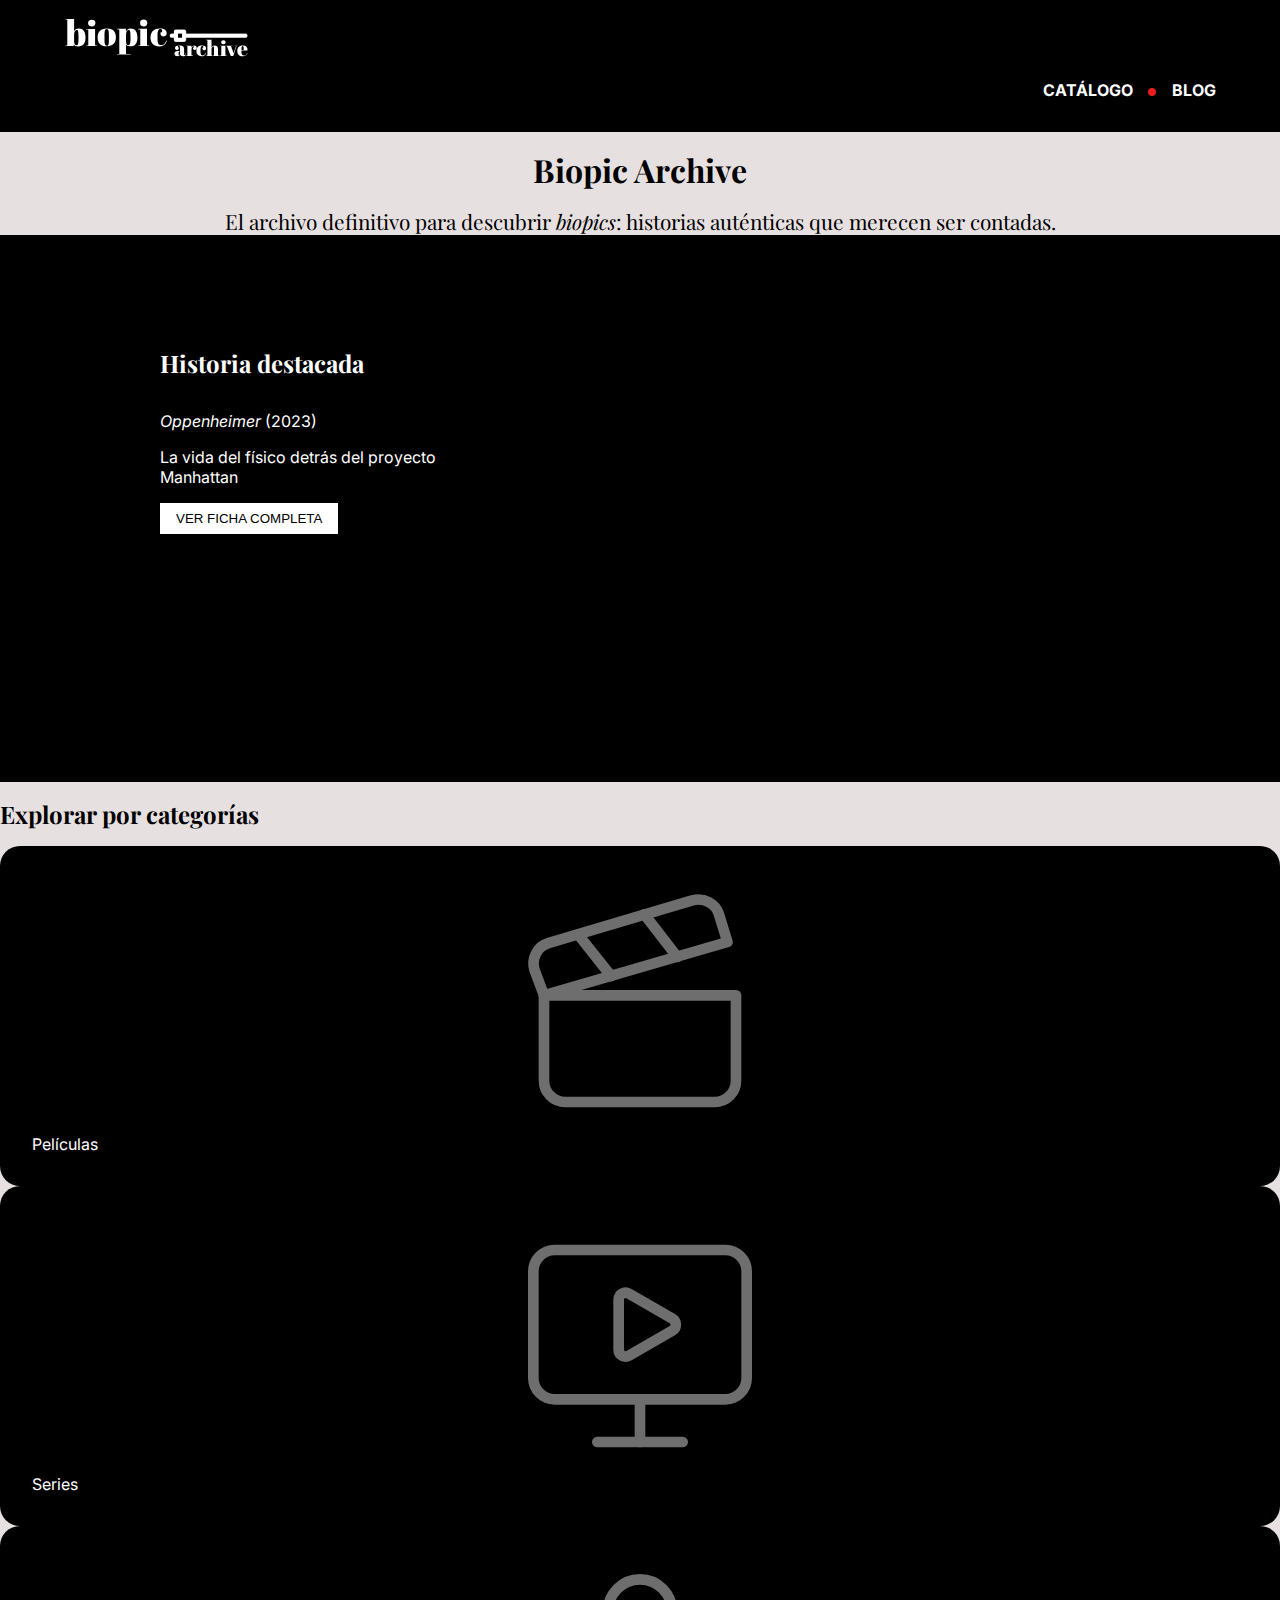
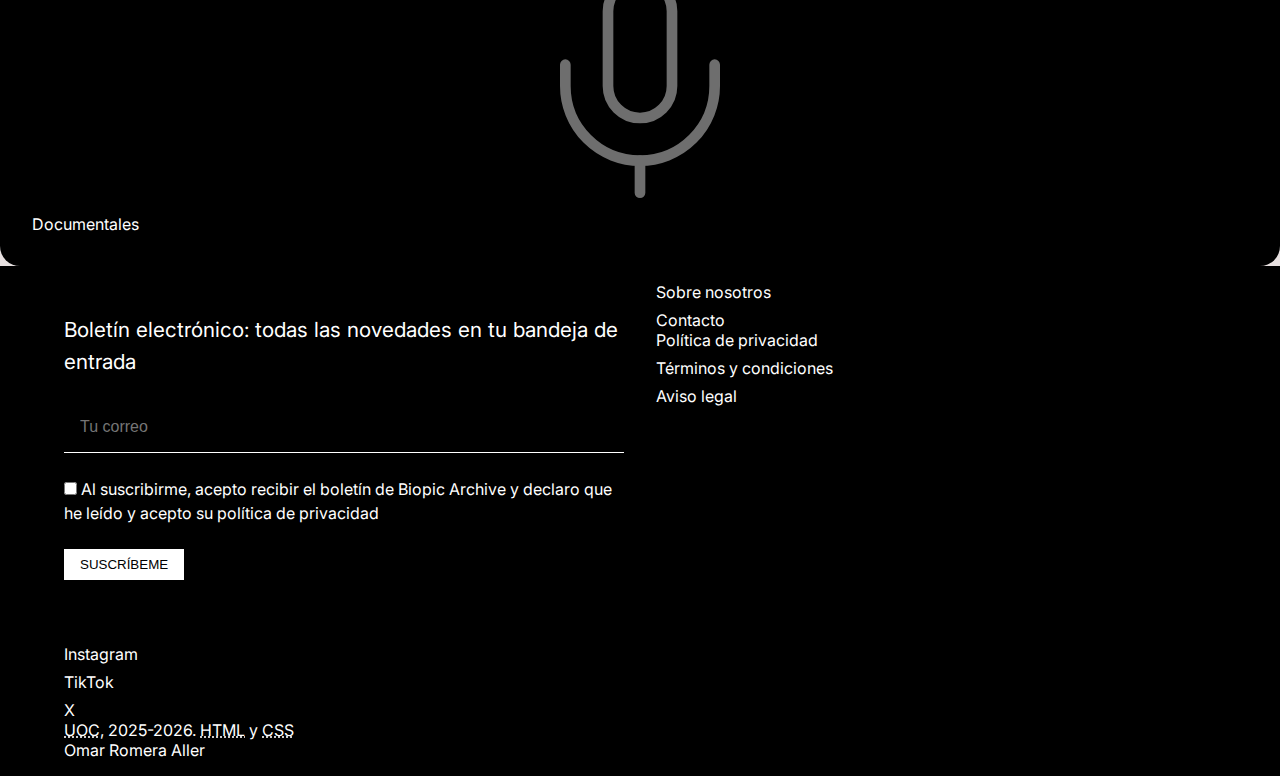
<file: sites copy/index.html>
<!DOCTYPE html>
<html lang="es-ES">

<head>
    <meta charset="UTF-8">
    <meta name="viewport" content="width=device-width, initial-scale=1.0">
    <meta name="author" content="Omar Romera Aller">
    <meta name="description" content="Archivo definitivo para descubrir biopics">
    <title>Biopic Archive</title>
    <link rel="shortcut icon" href="../img/favicon.png" type="image/x-icon">
    <link rel="stylesheet" href="../css/estilos.css">
    <!-- Fonts -->
    <link rel="preconnect" href="https://fonts.googleapis.com">
    <link rel="preconnect" href="https://fonts.gstatic.com" crossorigin>
    <link rel="stylesheet"
        href="https://fonts.googleapis.com/css2?family=Inter:ital,opsz,wght@0,14..32,100..900;1,14..32,100..900&family=Playfair+Display:ital,wght@0,400..900;1,400..900&display=swap">
</head>

<body>
    <header class="dark-block">
        <a class="logo" href="index.html">
            <img src="../img/logo-biopic-archive.svg" alt="Biopic Archive Logo">
        </a>
        <nav>
            <ul class="nav-menu">
                <li class="nav-option" id="first-option">
                    <a href="catalogo.html">Catálogo</a>
                </li>
                <li class="nav-option">
                    <a href="blog.html">Blog</a>
                </li>
            </ul>
        </nav>
    </header>

    <main>
        <section id="title-section">
            <h1 class="main-title">Biopic Archive</h1>
            <p class="title-section-subtitle">El archivo definitivo para descubrir <i>biopics</i>: historias auténticas
                que merecen ser contadas.</p>
        </section>

        <section class="dark-block" id="featured-story-section">
            <div id="featured-text-container">
                <h2>Historia destacada</h2>
                <p><i>Oppenheimer</i> (2023)</p>
                <p>La vida del físico detrás del proyecto Manhattan</p>

                <button type="button" class="white-button">
                    Ver ficha completa
                </button>
            </div>

            <div id="featured-video-container">
                <iframe id="embed-video-index" src="https://www.youtube.com/embed/bK6ldnjE3Y0?si=dVtKKDkeknDnhsWc"
                    title="Oppenheimer - Official Trailer"
                    allow="accelerometer; autoplay; clipboard-write; encrypted-media; gyroscope; picture-in-picture; web-share"
                    referrerpolicy="strict-origin-when-cross-origin" allowfullscreen>
                </iframe>
            </div>
        </section>

        <section id="category-section">
            <h2>Explorar por categorías</h2>
            <div id="category-grid">
                <a href="catalogo.html#films-cat" class="category-card">
                    <img src="../img/icon-films.svg" alt="Películas">
                    <p>Películas</p>
                </a>
                <a href="catalogo.html#tvshows-cat" class="category-card">
                    <img src="../img/icon-series.svg" alt="Series">
                    <p>Series</p>
                </a>
                <a href="catalogo.html#docs-cat" class="category-card">
                    <img src="../img/icon-docs.svg" alt="Documentales">
                    <p>Documentales</p>
                </a>
            </div>
        </section>
    </main>


    <footer class="dark-block">
        <form id="newsletter-form">
            <p>Boletín electrónico: todas las novedades en tu bandeja de entrada</p>

            <input type="email" placeholder="Tu correo">

            <div>
                <input type="checkbox" id="consent-checkbox">
                <label for="consent-checkbox">Al suscribirme, acepto recibir el boletín de Biopic Archive y declaro que
                    he leído y acepto su <a href="" class="footer-link">política de privacidad</a></label>
            </div>

            <button type="submit" class="white-button">
                Suscríbeme
            </button>
        </form>

        <div id="first-links-container">
            <div id="about-us">
                <ul class="footer-link-group">
                    <li><a href="" class="footer-link">Sobre nosotros</a></li>
                    <li><a href="" class="footer-link">Contacto</a></li>
                </ul>
            </div>

            <div id="legal-info">
                <ul class="footer-link-group">
                    <li><a href="" class="footer-link">Política de privacidad</a></li>
                    <li><a href="" class="footer-link">Términos y condiciones</a></li>
                    <li><a href="" class="footer-link">Aviso legal</a></li>
                </ul>
            </div>
        </div>

        <div id="second-links-container">
            <div id="social-media">
                <ul class="footer-link-group">
                    <li><a href="" class="footer-link">Instagram</a></li>
                    <li><a href="" class="footer-link">TikTok</a></li>
                    <li><a href="" class="footer-link">X</a></li>
                </ul>
            </div>

            <div id="credits">
                <p>
                    <abbr title="Universitat Oberta de Catalunya">UOC</abbr>, 2025-2026. <abbr
                        title="HyperText Markup Language">HTML</abbr> y <abbr title="Cascading Style Sheets">CSS</abbr>
                </p>
                <p>Omar Romera Aller</p>
            </div>
        </div>
    </footer>
</body>
</file>
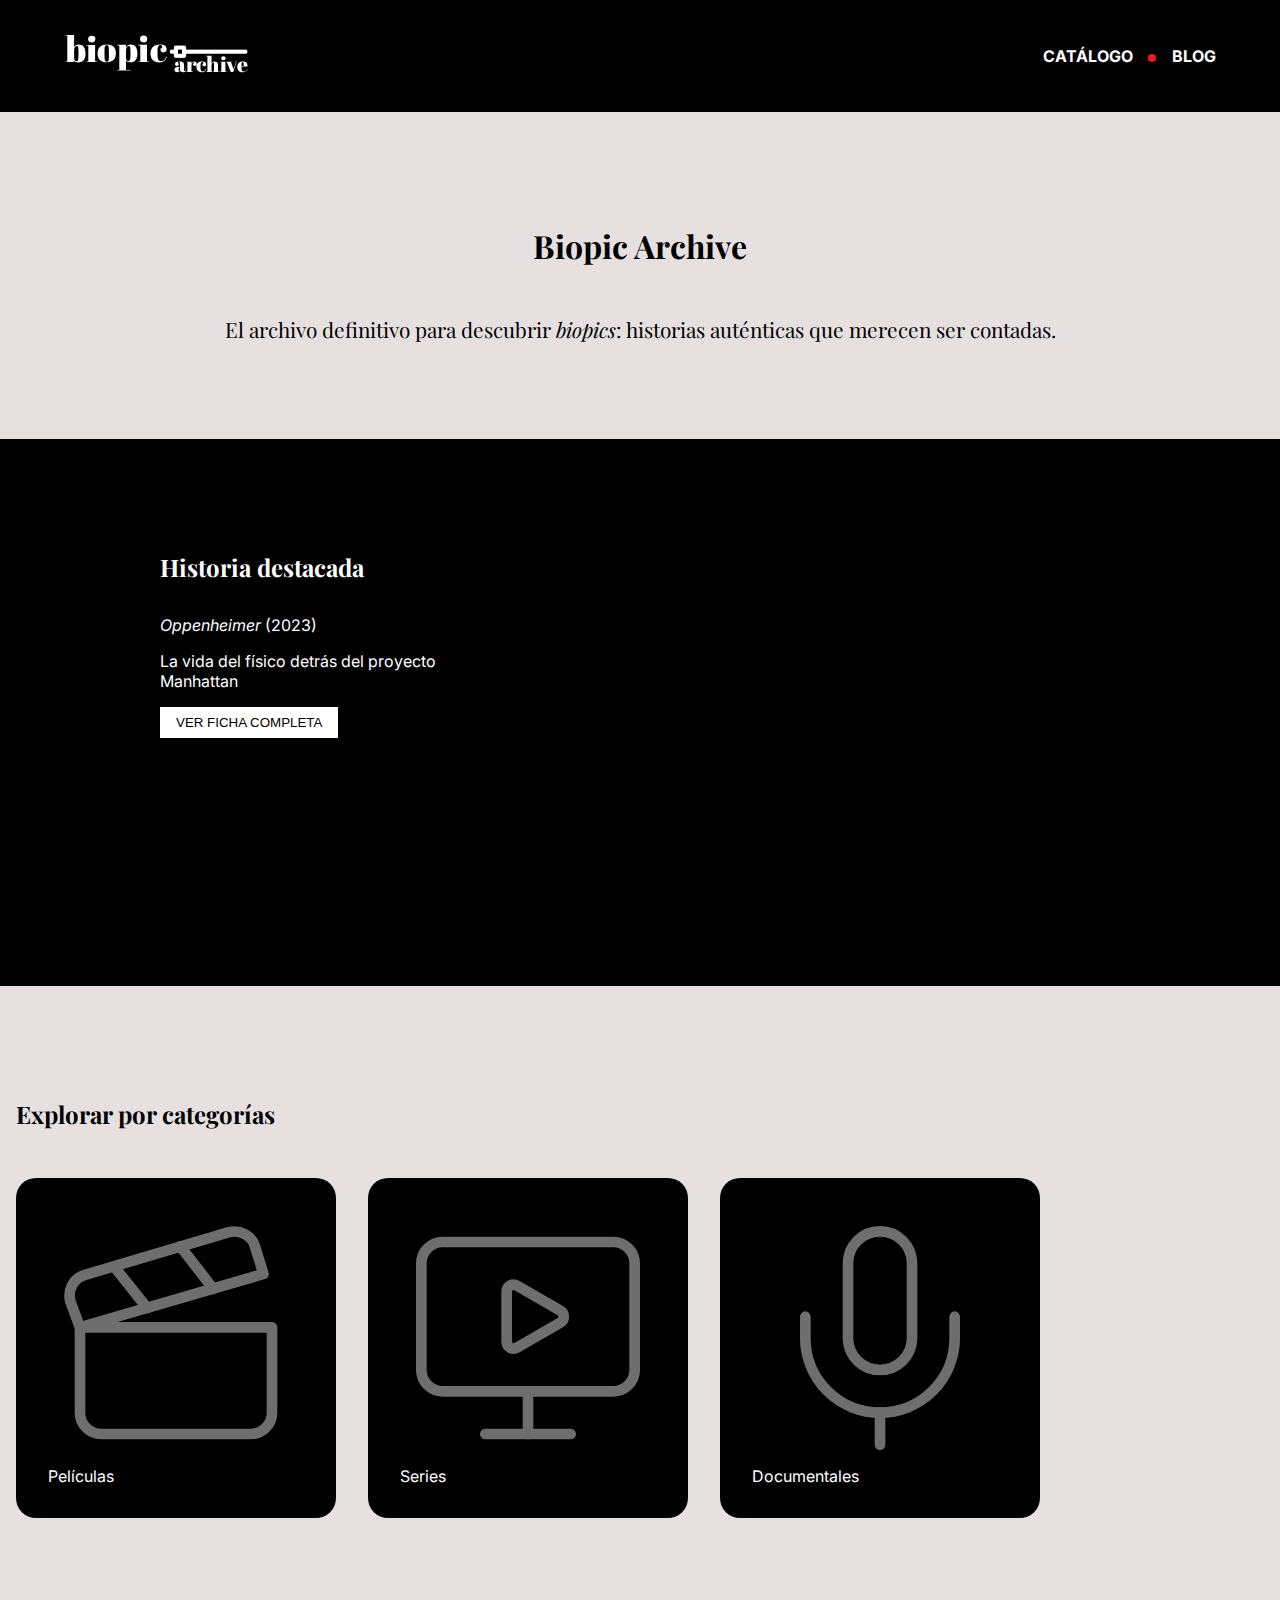
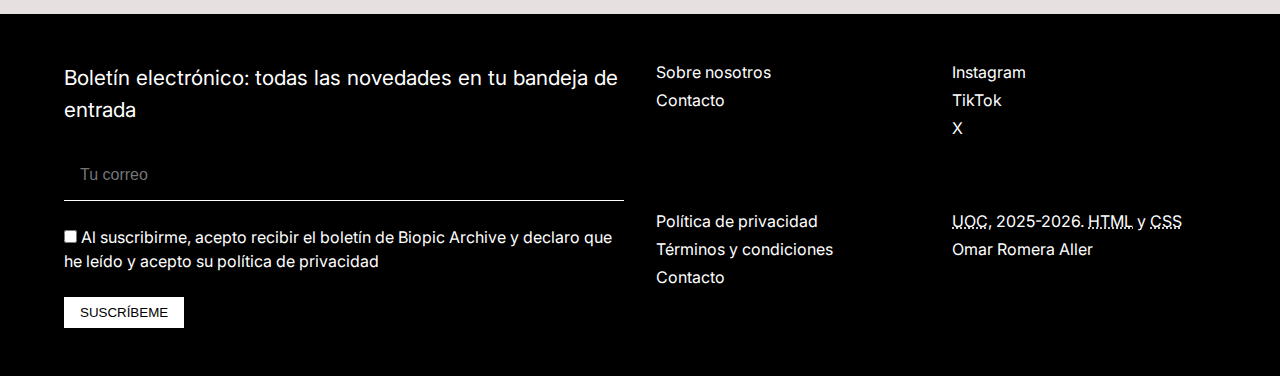
<file: sites/index.html>
<!DOCTYPE html>
<html lang="es-ES">
    <head>
        <meta charset="UTF-8">
        <meta name="viewport" content="width=device-width, initial-scale=1.0">
        <meta name="author" content="Omar Romera Aller">
        <meta name="description" content="Archivo definitivo para descubrir biopics">
        <title>Biopic Archive</title>
        <link rel="shortcut icon" href="../img/favicon.png" type="image/x-icon">
        <link rel="stylesheet" href="../css/estilos.css">
        <!-- Fonts -->
        <link rel="preconnect" href="https://fonts.googleapis.com">
        <link rel="preconnect" href="https://fonts.gstatic.com" crossorigin>
        <link href="https://fonts.googleapis.com/css2?family=Inter:ital,opsz,wght@0,14..32,100..900;1,14..32,100..900&family=Playfair+Display:ital,wght@0,400..900;1,400..900&display=swap" rel="stylesheet">
    </head>
    <body>
        <header class="dark-block">
            <nav>
                <div class="nav-logo">
                    <a href="index.html">
                        <img src="../img/logo-biopic-archive.svg" alt="Biopic Archive Logo">
                    </a>
                </div>

                <ul class="nav-menu">
                    <li class="nav-option" id="first-option">
                        <a href="catalogo.html">Catálogo</a>
                    </li>
                    <li class="nav-option">
                        <a href="blog.html">Blog</a>
                    </li>
                </ul>
            </nav>
        </header>

        <main id="index-main">          
            <div class="section" id="title-section">
                <h1>Biopic Archive</h1>
                <p>El archivo definitivo para descubrir <i>biopics</i>: historias auténticas que merecen ser contadas.</p>
            </div>

            <div class="section dark-block" id="featured-story-section"> 
                <div id="featured-text-container">
                    <h2>Historia destacada</h2>
                    <p><i>Oppenheimer</i> (2023)</p>
                    <p>La vida del físico detrás del proyecto Manhattan</p>

                    <button type="button" class="white-button">
                        Ver ficha completa
                    </button>
                </div>

                <div id="featured-video-container">
                    <iframe 
                        id="embed-video-index" 
                        src="https://www.youtube.com/embed/bK6ldnjE3Y0?si=dVtKKDkeknDnhsWc" 
                        title="Oppenheimer - Official Trailer" 
                        allow="accelerometer; autoplay; clipboard-write; encrypted-media; gyroscope; picture-in-picture; web-share" referrerpolicy="strict-origin-when-cross-origin"
                        allowfullscreen>
                    </iframe>
                </div>
            </div>

            <div class="section">
                <h2>Explorar por categorías</h2>
                <div id="category-cards-container">

                    <a href="catalogo.html#films-cat" class="category-card">
                        <img src="../img/icon-films.svg" alt="Películas">
                        <p>Películas</p>                          
                    </a>
                    
                    <a href="catalogo.html#tvshows-cat" class="category-card">
                        <img src="../img/icon-series.svg" alt="Series">
                        <p>Series</p>
                    </a>

                    <a href="catalogo.html#docs-cat" class="category-card">
                        <img src="../img/icon-docs.svg" alt="Documentales">
                        <p>Documentales</p>
                    </a>

                </div>
            </div>
        </main>


        <footer class="dark-block">
            <form id="newsletter-form">
                <p>Boletín electrónico: todas las novedades en tu bandeja de entrada</p>

                <input type="email" placeholder="Tu correo">

                <div>
                    <input type="checkbox" id="consent-checkbox">
                    <label for="consent-checkbox">Al suscribirme, acepto recibir el boletín de Biopic Archive y declaro que he leído y acepto su política de privacidad</label>
                </div>

                <button type="submit" class="white-button">
                    Suscríbeme
                </button>
            </form>

            <div id="footer-links-container">                
                <ul class="footer-link-group" id="about-us">
                    <li><a href="" class="footer-link">Sobre nosotros</a></li>
                    <li><a href="" class="footer-link">Contacto</a></li>
                </ul>

                <ul class="footer-link-group" id="legal-info">
                    <li><a href="" class="footer-link">Política de privacidad</a></li>
                    <li><a href="" class="footer-link">Términos y condiciones</a></li>
                    <li><a href="" class="footer-link">Contacto</a></li>
                </ul>

                <ul class="footer-link-group" id="social-media">
                    <li><a href="" class="footer-link">Instagram</a></li>
                    <li><a href="" class="footer-link">TikTok</a></li>
                    <li><a href="" class="footer-link">X</a></li>
                </ul>

                <div class="footer-link-group" id="credits">
                    <p><abbr title="Universitat Oberta de Catalunya">UOC</abbr>, 2025-2026. <abbr title="HyperText Markup Language">HTML</abbr> y <abbr title="Cascading Style Sheets">CSS</abbr></p>
                    <p>Omar Romera Aller</p>
                </div>
            </div>
        </footer>
    </body>
</file>
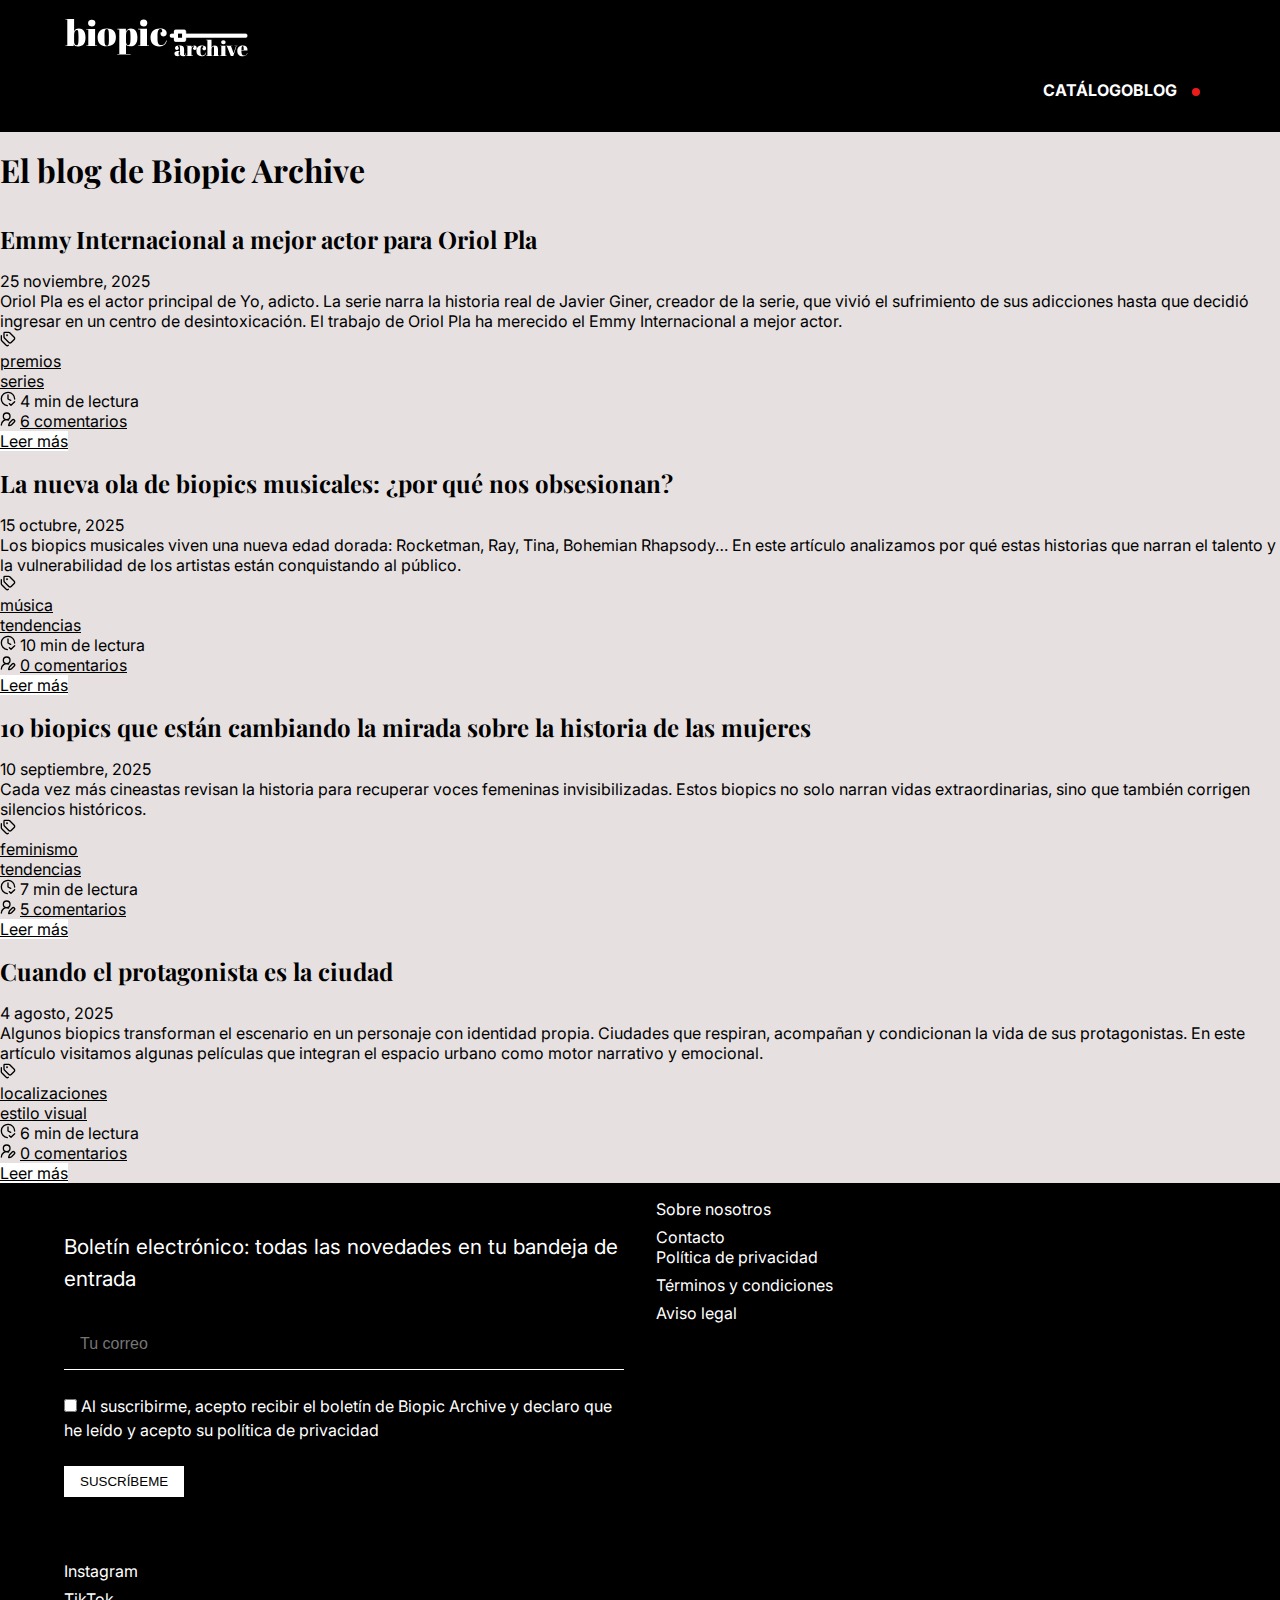
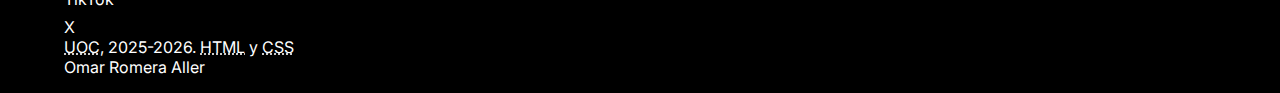
<file: sites copy/blog.html>
<!DOCTYPE html>
<html lang="es-ES">

<head>
    <meta charset="UTF-8">
    <meta name="viewport" content="width=device-width, initial-scale=1.0">
    <meta name="author" content="Omar Romera Aller">
    <meta name="description" content="El blog de Biopic Archive">
    <title>Biopic Archive - Blog</title>
    <link rel="shortcut icon" href="../img/favicon.png" type="image/x-icon">
    <link rel="stylesheet" href="../css/estilos.css">
    <!-- Fonts -->
    <link rel="preconnect" href="https://fonts.googleapis.com">
    <link rel="preconnect" href="https://fonts.gstatic.com" crossorigin>
    <link rel="stylesheet"
        href="https://fonts.googleapis.com/css2?family=Inter:ital,opsz,wght@0,14..32,100..900;1,14..32,100..900&family=Playfair+Display:ital,wght@0,400..900;1,400..900&display=swap">
</head>

<body>
    <header class="dark-block">
        <a class="logo" href="index.html">
            <img src="../img/logo-biopic-archive.svg" alt="Biopic Archive Logo">
        </a>
        <nav>
            <ul class="nav-menu">
                <li class="nav-option">
                    <a href="catalogo.html">Catálogo</a>
                </li>
                <li class="nav-option" id="first-option">
                    <a href="blog.html">Blog</a>
                </li>
            </ul>
        </nav>
    </header>

    <main class="blog-main">
        <h1 class="main-title">El blog de Biopic Archive</h1>

        <div class="blog-posts-container">
            <!-- Article 1 -->
            <article class="blog-post">
                <div class="blog-post-header">
                    <h2>Emmy Internacional a mejor actor para Oriol Pla</h2>
                    <p class="blog-date">25 noviembre, 2025</p>
                </div>
                <div class="blog-post-body">
                    <p>Oriol Pla es el actor principal de Yo, adicto. La serie narra la historia real de Javier Giner,
                        creador de la serie, que vivió el sufrimiento de sus adicciones hasta que decidió ingresar en un
                        centro de desintoxicación. El trabajo de Oriol Pla ha merecido el Emmy Internacional a mejor
                        actor.</p>
                </div>
                <div class="blog-post-meta">
                    <div class="meta-item">
                        <img src="../img/icon-tags.svg" alt="Tags">
                        <ul class="tag-list">
                            <li><a href="">premios</a></li>
                            <li><a href="">series</a></li>
                        </ul>
                    </div>
                    <div class="meta-item">
                        <img src="../img/icon-clock.svg" alt="Tiempo de lectura">
                        <span>4 min de lectura</span>
                    </div>
                    <div class="meta-item">
                        <img src="../img/icon-comments.svg" alt="Comentarios">
                        <a href="">6 comentarios</a>
                    </div>
                </div>
                <div class="blog-post-action">
                    <a href="" class="white-button">Leer más</a>
                </div>
            </article>

            <!-- Article 2 -->
            <article class="blog-post">
                <div class="blog-post-header">
                    <h2>La nueva ola de biopics musicales: ¿por qué nos obsesionan?</h2>
                    <p class="blog-date">15 octubre, 2025</p>
                </div>
                <div class="blog-post-body">
                    <p>Los biopics musicales viven una nueva edad dorada: Rocketman, Ray, Tina, Bohemian Rhapsody… En
                        este artículo analizamos por qué estas historias que narran el talento y la vulnerabilidad de
                        los artistas están conquistando al público.</p>
                </div>
                <div class="blog-post-meta">
                    <div class="meta-item">
                        <img src="../img/icon-tags.svg" alt="Tags">
                        <ul class="tag-list">
                            <li><a href="">música</a></li>
                            <li><a href="">tendencias</a></li>
                        </ul>
                    </div>
                    <div class="meta-item">
                        <img src="../img/icon-clock.svg" alt="Tiempo de lectura">
                        <span>10 min de lectura</span>
                    </div>
                    <div class="meta-item">
                        <img src="../img/icon-comments.svg" alt="Comentarios">
                        <a href="">0 comentarios</a>
                    </div>
                </div>
                <div class="blog-post-action">
                    <a href="" class="white-button">Leer más</a>
                </div>
            </article>

            <!-- Article 3 -->
            <article class="blog-post">
                <div class="blog-post-header">
                    <h2>10 biopics que están cambiando la mirada sobre la historia de las mujeres</h2>
                    <p class="blog-date">10 septiembre, 2025</p>
                </div>
                <div class="blog-post-body">
                    <p>Cada vez más cineastas revisan la historia para recuperar voces femeninas invisibilizadas. Estos
                        biopics no solo narran vidas extraordinarias, sino que también corrigen silencios históricos.
                    </p>
                </div>
                <div class="blog-post-meta">
                    <div class="meta-item">
                        <img src="../img/icon-tags.svg" alt="Tags">
                        <ul class="tag-list">
                            <li><a href="">feminismo</a></li>
                            <li><a href="">tendencias</a></li>
                        </ul>
                    </div>
                    <div class="meta-item">
                        <img src="../img/icon-clock.svg" alt="Tiempo de lectura">
                        <span>7 min de lectura</span>
                    </div>
                    <div class="meta-item">
                        <img src="../img/icon-comments.svg" alt="Comentarios">
                        <a href="">5 comentarios</a>
                    </div>
                </div>
                <div class="blog-post-action">
                    <a href="" class="white-button">Leer más</a>
                </div>
            </article>

            <!-- Article 4 -->
            <article class="blog-post">
                <div class="blog-post-header">
                    <h2>Cuando el protagonista es la ciudad</h2>
                    <p class="blog-date">4 agosto, 2025</p>
                </div>
                <div class="blog-post-body">
                    <p>Algunos biopics transforman el escenario en un personaje con identidad propia. Ciudades que
                        respiran, acompañan y condicionan la vida de sus protagonistas. En este artículo visitamos
                        algunas películas que integran el espacio urbano como motor narrativo y emocional.</p>
                </div>
                <div class="blog-post-meta">
                    <div class="meta-item">
                        <img src="../img/icon-tags.svg" alt="Tags">
                        <ul class="tag-list">
                            <li><a href="">localizaciones</a></li>
                            <li><a href="">estilo visual</a></li>
                        </ul>
                    </div>
                    <div class="meta-item">
                        <img src="../img/icon-clock.svg" alt="Tiempo de lectura">
                        <span>6 min de lectura</span>
                    </div>
                    <div class="meta-item">
                        <img src="../img/icon-comments.svg" alt="Comentarios">
                        <a href="">0 comentarios</a>
                    </div>
                </div>
                <div class="blog-post-action">
                    <a href="" class="white-button">Leer más</a>
                </div>
            </article>
        </div>
    </main>

    <footer class="dark-block">
        <form id="newsletter-form">
            <p>Boletín electrónico: todas las novedades en tu bandeja de entrada</p>

            <input type="email" placeholder="Tu correo">

            <div>
                <input type="checkbox" id="consent-checkbox">
                <label for="consent-checkbox">Al suscribirme, acepto recibir el boletín de Biopic Archive y declaro que
                    he leído y acepto su <a href="" class="footer-link">política de privacidad</a></label>
            </div>

            <button type="submit" class="white-button">
                Suscríbeme
            </button>
        </form>

        <div id="first-links-container">
            <div id="about-us">
                <ul class="footer-link-group">
                    <li><a href="" class="footer-link">Sobre nosotros</a></li>
                    <li><a href="" class="footer-link">Contacto</a></li>
                </ul>
            </div>

            <div id="legal-info">
                <ul class="footer-link-group">
                    <li><a href="" class="footer-link">Política de privacidad</a></li>
                    <li><a href="" class="footer-link">Términos y condiciones</a></li>
                    <li><a href="" class="footer-link">Aviso legal</a></li>
                </ul>
            </div>
        </div>

        <div id="second-links-container">
            <div id="social-media">
                <ul class="footer-link-group">
                    <li><a href="" class="footer-link">Instagram</a></li>
                    <li><a href="" class="footer-link">TikTok</a></li>
                    <li><a href="" class="footer-link">X</a></li>
                </ul>
            </div>

            <div id="credits">
                <p>
                    <abbr title="Universitat Oberta de Catalunya">UOC</abbr>, 2025-2026. <abbr
                        title="HyperText Markup Language">HTML</abbr> y <abbr title="Cascading Style Sheets">CSS</abbr>
                </p>
                <p>Omar Romera Aller</p>
            </div>
        </div>
    </footer>
</body>

</html>
</file>
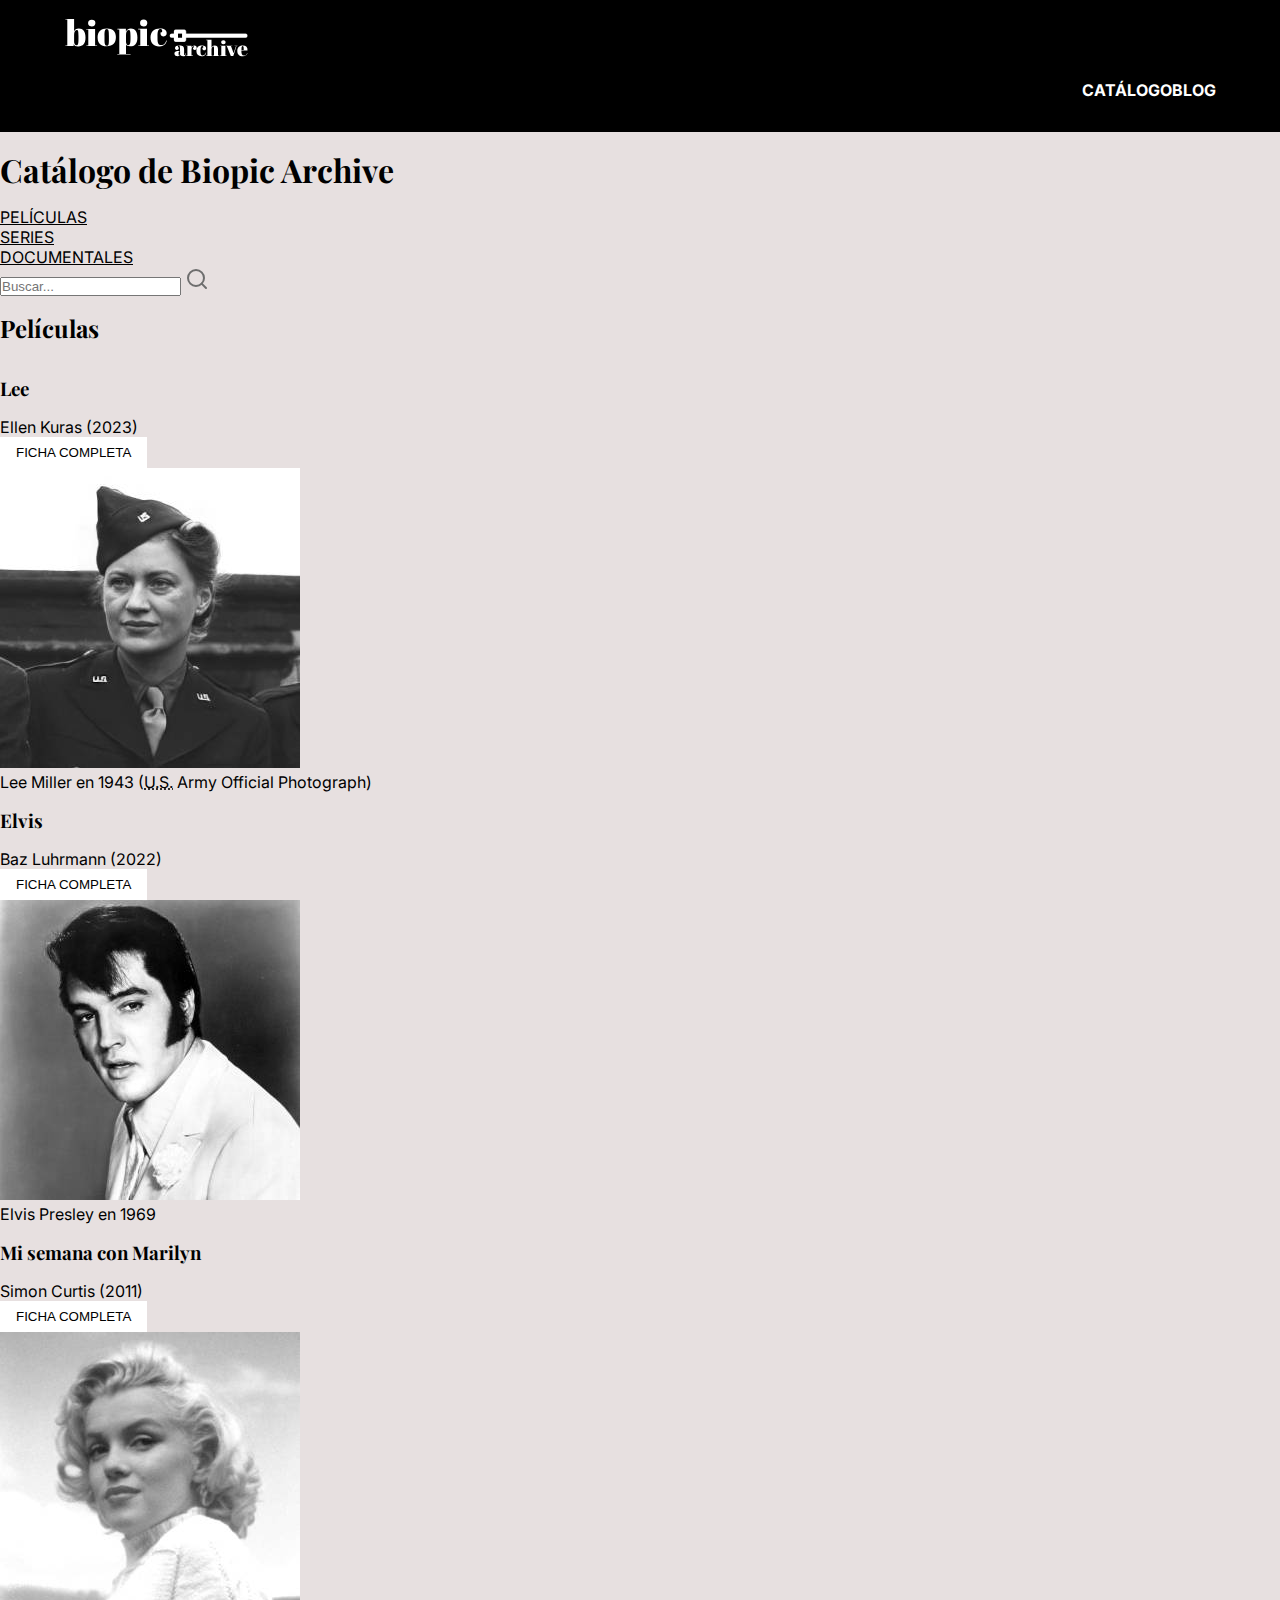
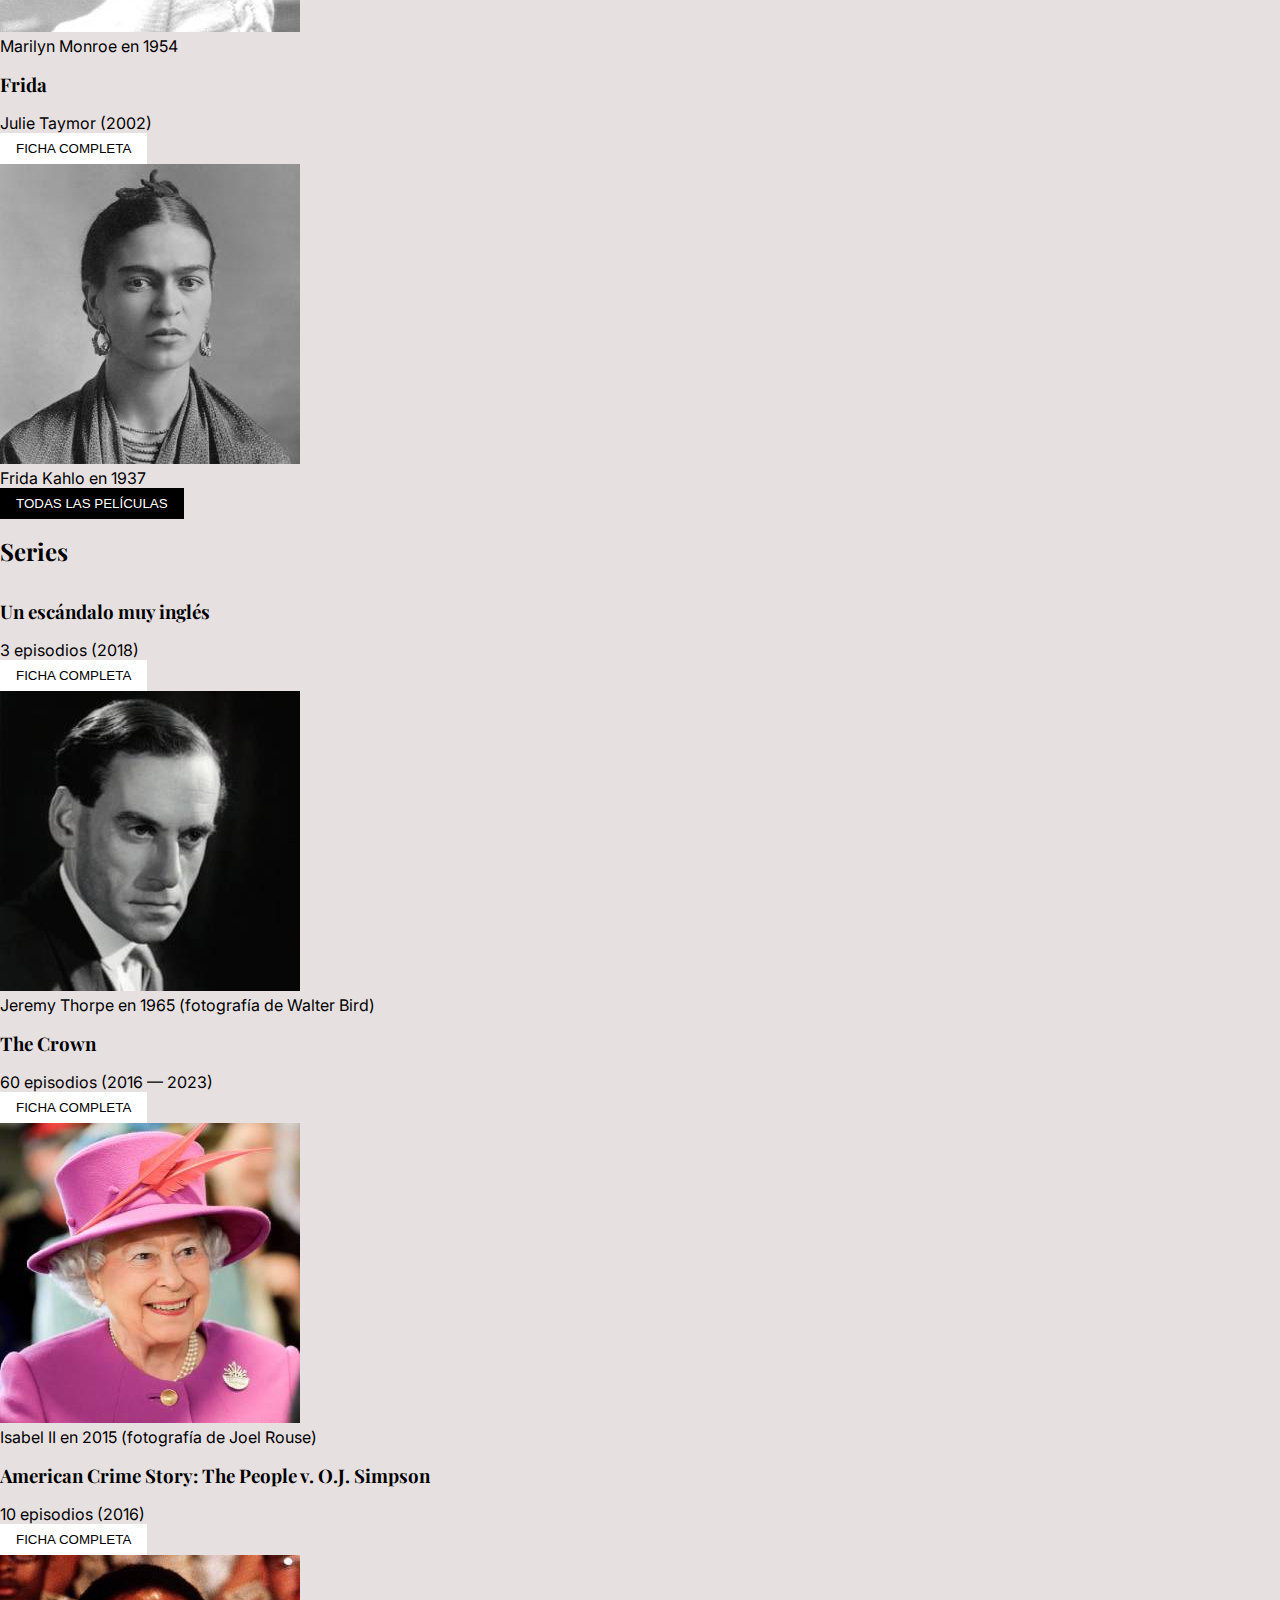
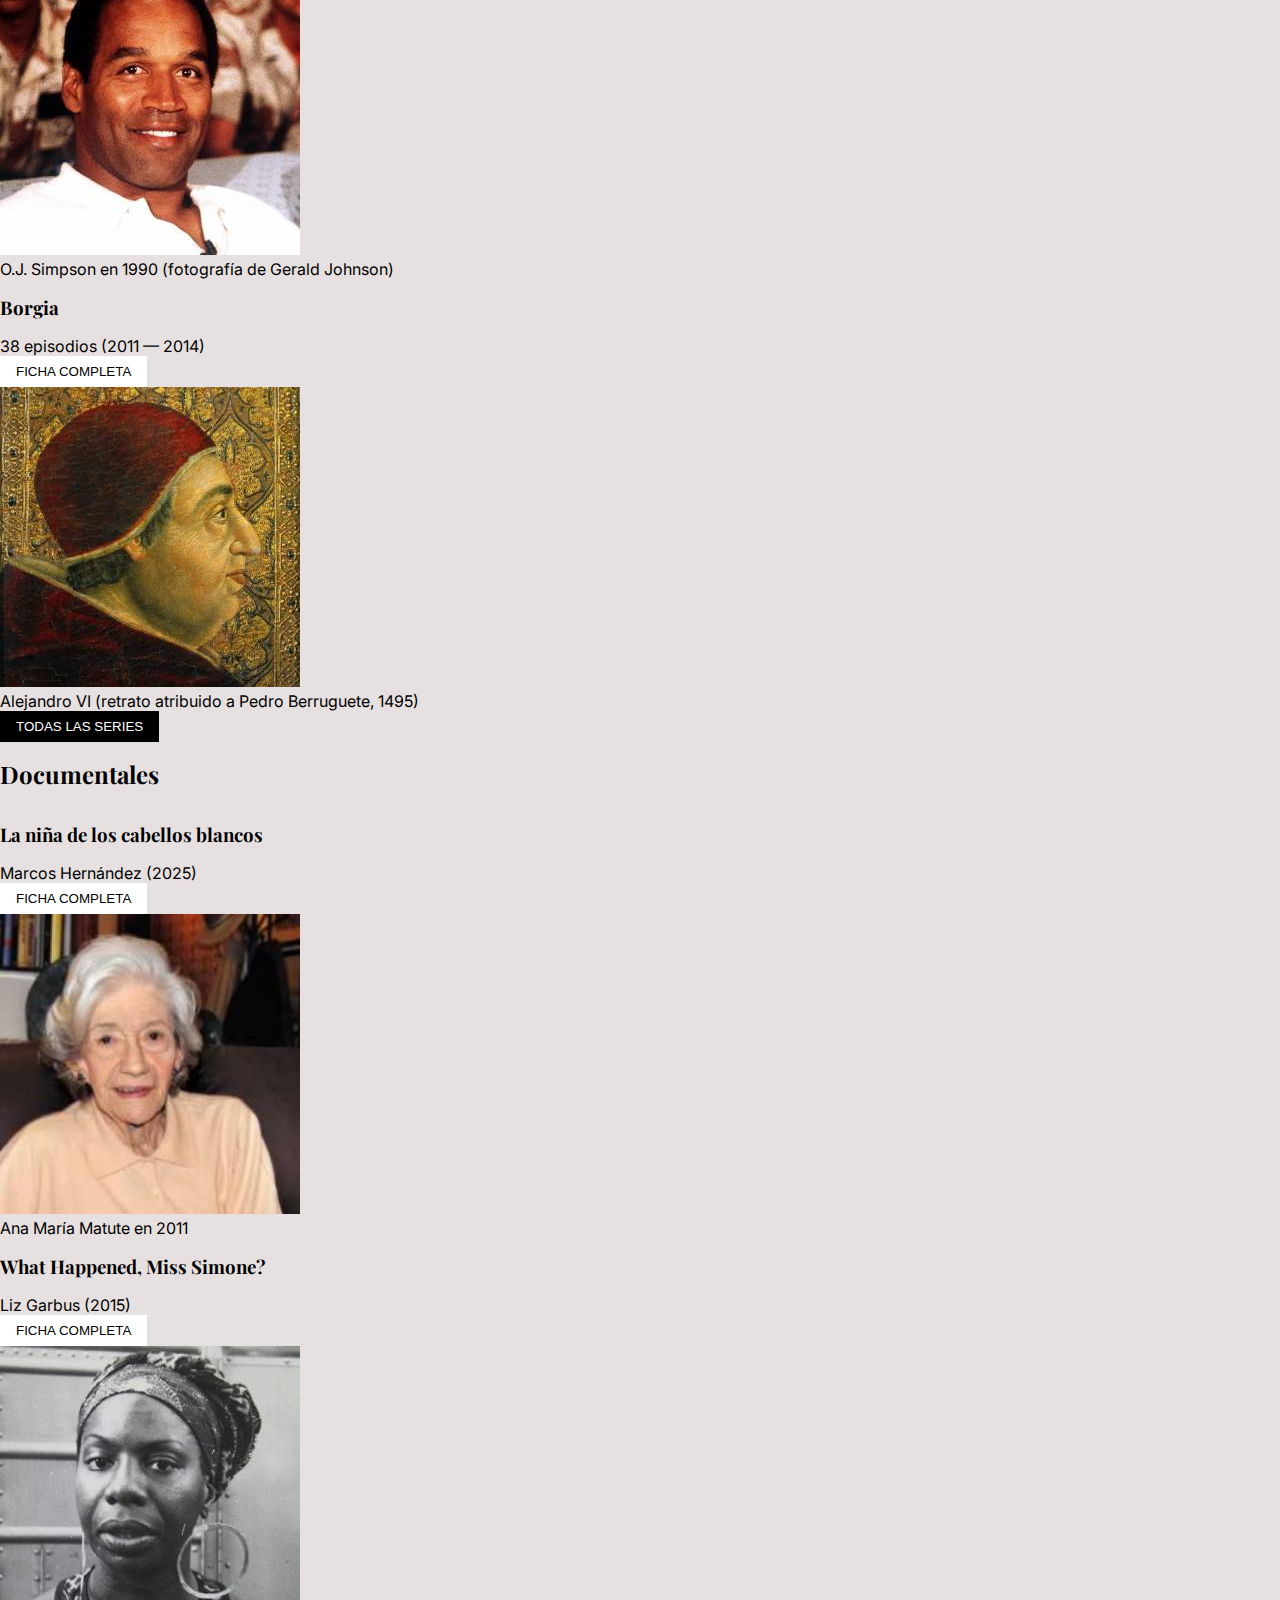
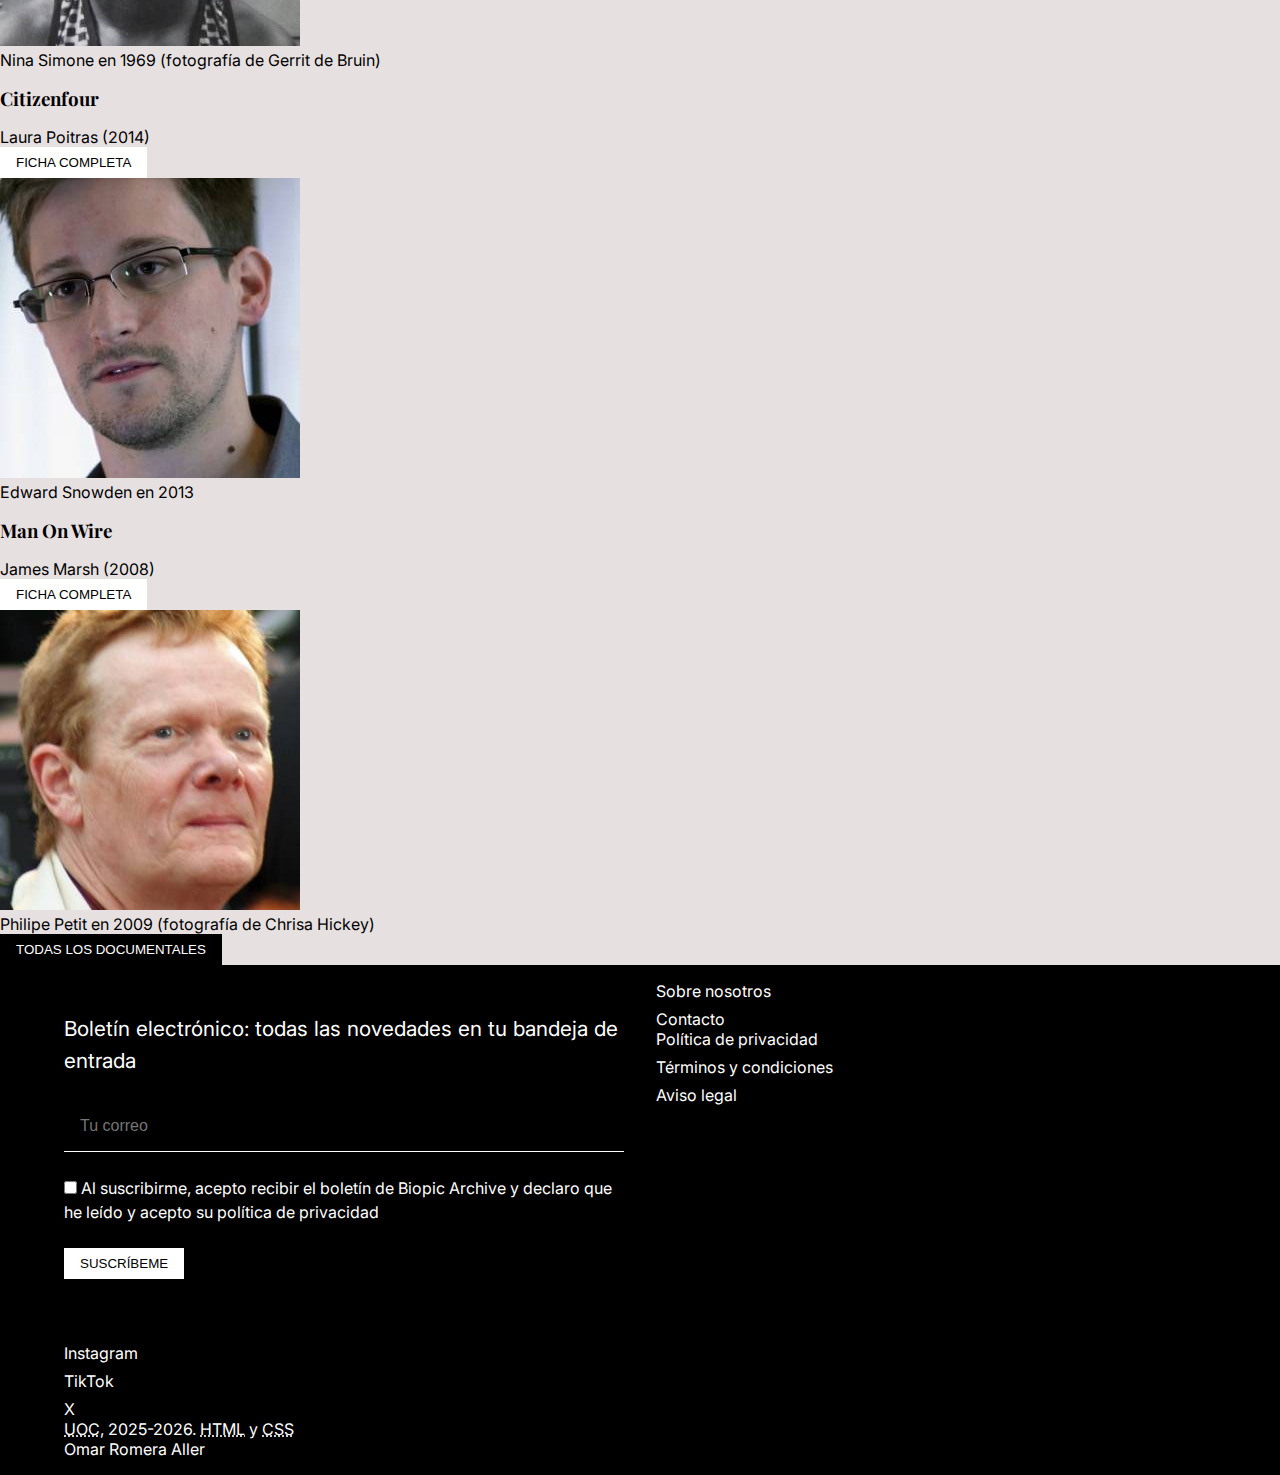
<file: sites copy/catalogo.html>
<!DOCTYPE html>
<html lang="es-ES">

<head>
    <meta charset="UTF-8">
    <meta name="viewport" content="width=device-width, initial-scale=1.0">
    <meta name="author" content="Omar Romera Aller">
    <meta name="description" content="Archivo definitivo para descubrir biopics">
    <title>Biopic Archive</title>
    <link rel="shortcut icon" href="../img/favicon.png" type="image/x-icon">
    <link rel="stylesheet" href="../css/estilos.css">
    <!-- Fonts -->
    <link rel="preconnect" href="https://fonts.googleapis.com">
    <link rel="preconnect" href="https://fonts.gstatic.com" crossorigin>
    <link rel="stylesheet"
        href="https://fonts.googleapis.com/css2?family=Inter:ital,opsz,wght@0,14..32,100..900;1,14..32,100..900&family=Playfair+Display:ital,wght@0,400..900;1,400..900&display=swap">
</head>

<body>
    <header class="dark-block">
        <a class="logo" href="index.html">
            <img src="../img/logo-biopic-archive.svg" alt="Biopic Archive Logo">
        </a>
        <nav>
            <ul class="nav-menu">
                <li class="nav-option with-dot">
                    <a href="catalogo.html">Catálogo</a>
                </li>
                <li class="nav-option">
                    <a href="blog.html">Blog</a>
                </li>
            </ul>
        </nav>
    </header>

    <main id="catalog">
        <h1 class="main-title">Catálogo de Biopic Archive</h1>

        <div class="catalog-container">
            <div id="catalog-nav">
                <ul id="catalog-nav-list">
                    <li><a href="#films-container">PELÍCULAS</a></li>
                    <li><a href="#tvshows-container">SERIES</a></li>
                    <li><a href="#docs-container">DOCUMENTALES</a></li>
                </ul>
                <div id="catalog-search">
                    <input type="text" placeholder="Buscar...">
                    <img src="../img/icon-search.svg" alt="Buscar">
                </div>
            </div>

            <div class="catalog-cards-container" id="films-container">
                <div class="catalog-cards-title">
                    <h2>Películas</h2>
                </div>
                <div class="catalog-cards-grid">
                    <div class="catalog-card">
                        <div class="catalog-card-info">
                            <h3>Lee</h3>
                            <p>Ellen Kuras (2023)</p>
                            <button type="button" class="white-button">
                                Ficha Completa
                            </button>
                        </div>
                        <figure class="catalog-card-fig">
                            <img src="../img/Lee_Miller.jpg" alt="Lee Miller">
                            <figcaption>Lee Miller en 1943 (<abbr title="United States">U.S.</abbr> Army Official
                                Photograph)
                            </figcaption>
                        </figure>
                    </div>

                    <div class="catalog-card">
                        <div class="catalog-card-info">
                            <h3>Elvis</h3>
                            <p>Baz Luhrmann (2022)</p>
                            <button type="button" class="white-button">
                                Ficha Completa
                            </button>
                        </div>
                        <figure class="catalog-card-fig">
                            <img src="../img/Elvis_Presley.jpg" alt="Elvis Presley">
                            <figcaption>Elvis Presley en 1969</figcaption>
                        </figure>
                    </div>

                    <div class="catalog-card">
                        <div class="catalog-card-info">
                            <h3>Mi semana con Marilyn</h3>
                            <p>Simon Curtis (2011)</p>
                            <button type="button" class="white-button">
                                Ficha Completa
                            </button>
                        </div>
                        <figure class="catalog-card-fig">
                            <img src="../img/Marilyn_Monroe.jpg" alt="Marilyn Monroe">
                            <figcaption>Marilyn Monroe en 1954</figcaption>
                        </figure>
                    </div>

                    <div class="catalog-card">
                        <div class="catalog-card-info">
                            <h3>Frida</h3>
                            <p>Julie Taymor (2002)</p>
                            <button type="button" class="white-button">
                                Ficha Completa
                            </button>
                        </div>
                        <figure class="catalog-card-fig">
                            <img src="../img/Frida_Kahlo.jpg" alt="Frida Kahlo">
                            <figcaption>Frida Kahlo en 1937</figcaption>
                        </figure>
                    </div>
                </div>
                <div class="catalog-cards-button">
                    <button type="button" class="black-button">
                        TODAS LAS PELÍCULAS
                    </button>
                </div>
            </div>

            <div class="catalog-cards-container" id="tvshows-container">
                <div class="catalog-cards-title">
                    <h2>Series</h2>
                </div>
                <div class="catalog-cards-grid">
                    <div class="catalog-card">
                        <div class="catalog-card-info">
                            <h3>Un escándalo muy inglés</h3>
                            <p>3 episodios (2018)</p>
                            <button type="button" class="white-button">
                                Ficha Completa
                            </button>
                        </div>
                        <figure class="catalog-card-fig">
                            <img src="../img/Jeremy_Thorpe.jpg" alt="Jeremy Thorpe">
                            <figcaption>Jeremy Thorpe en 1965 (fotografía de Walter Bird)</figcaption>
                        </figure>
                    </div>

                    <div class="catalog-card">
                        <div class="catalog-card-info">
                            <h3>The Crown</h3>
                            <p>60 episodios (2016 — 2023)</p>
                            <button type="button" class="white-button">
                                Ficha Completa
                            </button>
                        </div>
                        <figure class="catalog-card-fig">
                            <img src="../img/Isabel_II.jpg" alt="Isabel II">
                            <figcaption>Isabel II en 2015 (fotografía de Joel Rouse)</figcaption>
                        </figure>
                    </div>

                    <div class="catalog-card">
                        <div class="catalog-card-info">
                            <h3>American Crime Story: The People v. O.J. Simpson</h3>
                            <p>10 episodios (2016)</p>
                            <button type="button" class="white-button">
                                Ficha Completa
                            </button>
                        </div>
                        <figure class="catalog-card-fig">
                            <img src="../img/OJ_Simpson.jpg" alt="O.J. Simpson">
                            <figcaption>O.J. Simpson en 1990 (fotografía de Gerald Johnson)</figcaption>
                        </figure>
                    </div>

                    <div class="catalog-card">
                        <div class="catalog-card-info">
                            <h3>Borgia</h3>
                            <p>38 episodios (2011 — 2014)</p>
                            <button type="button" class="white-button">
                                Ficha Completa
                            </button>
                        </div>
                        <figure class="catalog-card-fig">
                            <img src="../img/Alejandro_VI_Borgia.jpg" alt="Alejandro VI">
                            <figcaption>Alejandro VI (retrato atribuido a Pedro Berruguete, 1495)</figcaption>
                        </figure>
                    </div>
                </div>
                <div class="catalog-cards-button">
                    <button type="button" class="black-button">
                        TODAS LAS SERIES
                    </button>
                </div>
            </div>

            <div class="catalog-cards-container" id="docs-container">
                <div class="catalog-cards-title">
                    <h2>Documentales</h2>
                </div>
                <div class="catalog-cards-grid">
                    <div class="catalog-card">
                        <div class="catalog-card-info">
                            <h3>La niña de los cabellos blancos</h3>
                            <p>Marcos Hernández (2025)</p>
                            <button type="button" class="white-button">
                                Ficha Completa
                            </button>
                        </div>
                        <figure class="catalog-card-fig">
                            <img src="../img/Ana_Maria_Matute.jpg" alt="Ana María Matute">
                            <figcaption>Ana María Matute en 2011</figcaption>
                        </figure>
                    </div>

                    <div class="catalog-card">
                        <div class="catalog-card-info">
                            <h3>What Happened, Miss Simone?</h3>
                            <p>Liz Garbus (2015)</p>
                            <button type="button" class="white-button">
                                Ficha Completa
                            </button>
                        </div>
                        <figure class="catalog-card-fig">
                            <img src="../img/Nina_Simone.jpg" alt="Nina Simone">
                            <figcaption>Nina Simone en 1969 (fotografía de Gerrit de Bruin)</figcaption>
                        </figure>
                    </div>

                    <div class="catalog-card">
                        <div class="catalog-card-info">
                            <h3>Citizenfour</h3>
                            <p>Laura Poitras (2014)</p>
                            <button type="button" class="white-button">
                                Ficha Completa
                            </button>
                        </div>
                        <figure class="catalog-card-fig">
                            <img src="../img/Edward_Snowden.jpg" alt="Edward Snowden">
                            <figcaption>Edward Snowden en 2013</figcaption>
                        </figure>
                    </div>

                    <div class="catalog-card">
                        <div class="catalog-card-info">
                            <h3>Man On Wire</h3>
                            <p>James Marsh (2008)</p>
                            <button type="button" class="white-button">
                                Ficha Completa
                            </button>
                        </div>
                        <figure class="catalog-card-fig">
                            <img src="../img/Philippe_Petit.jpg" alt="Philipe Petit">
                            <figcaption>Philipe Petit en 2009 (fotografía de Chrisa Hickey)</figcaption>
                        </figure>
                    </div>
                </div>
            </div>
            <div class="catalog-cards-button">
                <button type="button" class="black-button">
                    TODAS LOS DOCUMENTALES
                </button>
            </div>
        </div>

    </main>


    <footer class="dark-block">
        <form id="newsletter-form">
            <p>Boletín electrónico: todas las novedades en tu bandeja de entrada</p>

            <input type="email" placeholder="Tu correo">

            <div>
                <input type="checkbox" id="consent-checkbox">
                <label for="consent-checkbox">Al suscribirme, acepto recibir el boletín de Biopic Archive y declaro que
                    he leído y acepto su <a href="" class="footer-link">política de privacidad</a></label>
            </div>

            <button type="submit" class="white-button">
                Suscríbeme
            </button>
        </form>

        <div id="first-links-container">
            <div id="about-us">
                <ul class="footer-link-group">
                    <li><a href="" class="footer-link">Sobre nosotros</a></li>
                    <li><a href="" class="footer-link">Contacto</a></li>
                </ul>
            </div>

            <div id="legal-info">
                <ul class="footer-link-group">
                    <li><a href="" class="footer-link">Política de privacidad</a></li>
                    <li><a href="" class="footer-link">Términos y condiciones</a></li>
                    <li><a href="" class="footer-link">Aviso legal</a></li>
                </ul>
            </div>
        </div>

        <div id="second-links-container">
            <div id="social-media">
                <ul class="footer-link-group">
                    <li><a href="" class="footer-link">Instagram</a></li>
                    <li><a href="" class="footer-link">TikTok</a></li>
                    <li><a href="" class="footer-link">X</a></li>
                </ul>
            </div>

            <div id="credits">
                <p>
                    <abbr title="Universitat Oberta de Catalunya">UOC</abbr>, 2025-2026. <abbr
                        title="HyperText Markup Language">HTML</abbr> y <abbr title="Cascading Style Sheets">CSS</abbr>
                </p>
                <p>Omar Romera Aller</p>
            </div>
        </div>
    </footer>
</body>
</file>
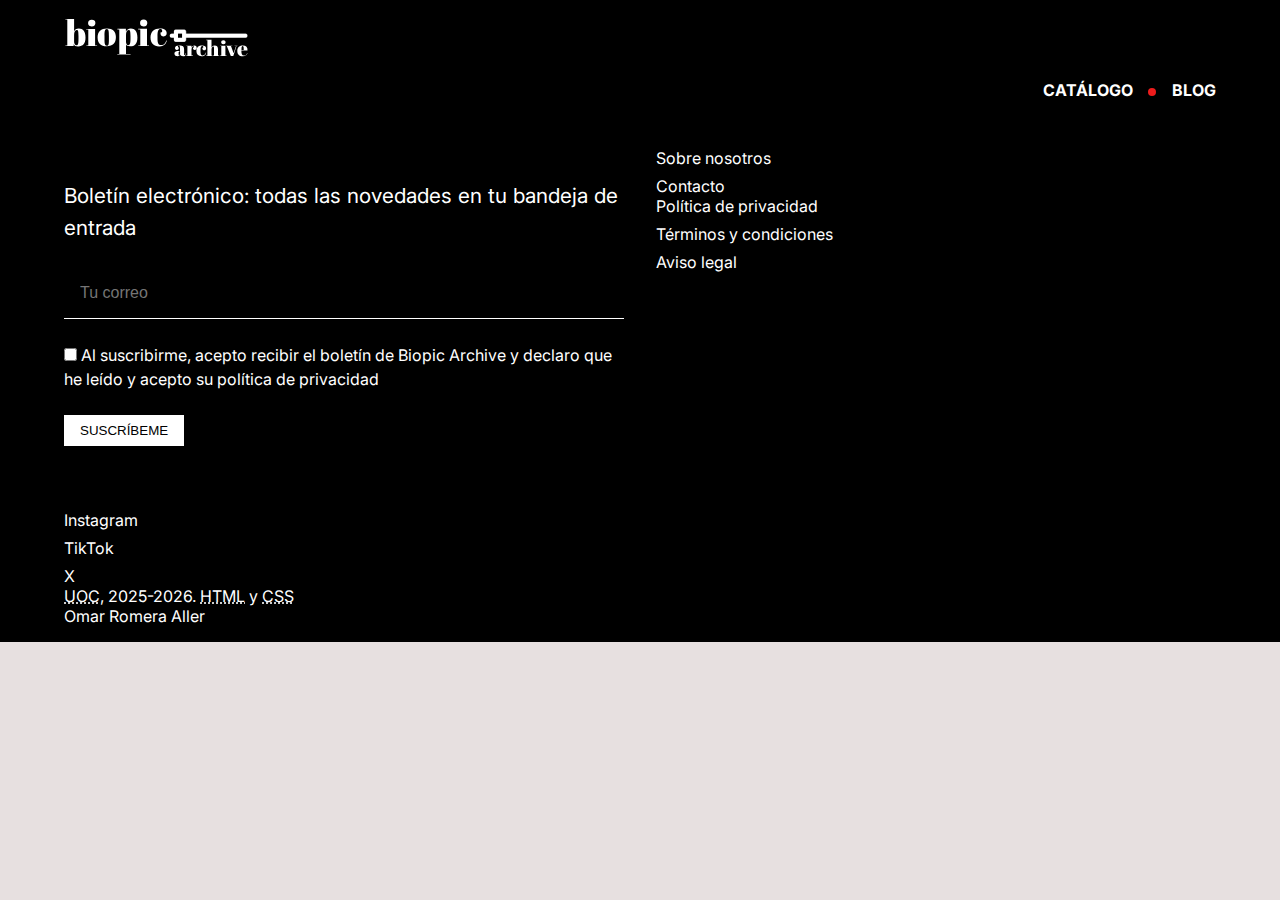
<file: sites copy/ficha.html>
<!DOCTYPE html>
<html lang="es-ES">

<head>
    <meta charset="UTF-8">
    <meta name="viewport" content="width=device-width, initial-scale=1.0">
    <meta name="author" content="Omar Romera Aller">
    <meta name="description" content="Archivo definitivo para descubrir biopics">
    <title>Biopic Archive</title>
    <link rel="shortcut icon" href="../img/favicon.png" type="image/x-icon">
    <link rel="stylesheet" href="../css/estilos.css">
    <!-- Fonts -->
    <link rel="preconnect" href="https://fonts.googleapis.com">
    <link rel="preconnect" href="https://fonts.gstatic.com" crossorigin>
    <link rel="stylesheet"
        href="https://fonts.googleapis.com/css2?family=Inter:ital,opsz,wght@0,14..32,100..900;1,14..32,100..900&family=Playfair+Display:ital,wght@0,400..900;1,400..900&display=swap">
</head>

<body>
    <header class="dark-block">
        <a class="logo" href="index.html">
            <img src="../img/logo-biopic-archive.svg" alt="Biopic Archive Logo">
        </a>
        <nav>
            <ul class="nav-menu">
                <li class="nav-option" id="first-option">
                    <a href="catalogo.html">Catálogo</a>
                </li>
                <li class="nav-option">
                    <a href="blog.html">Blog</a>
                </li>
            </ul>
        </nav>
    </header>

    <main>

    </main>


    <footer class="dark-block">
        <form id="newsletter-form">
            <p>Boletín electrónico: todas las novedades en tu bandeja de entrada</p>

            <input type="email" placeholder="Tu correo">

            <div>
                <input type="checkbox" id="consent-checkbox">
                <label for="consent-checkbox">Al suscribirme, acepto recibir el boletín de Biopic Archive y declaro que
                    he leído y acepto su <a href="" class="footer-link">política de privacidad</a></label>
            </div>

            <button type="submit" class="white-button">
                Suscríbeme
            </button>
        </form>

        <div id="first-links-container">
            <div id="about-us">
                <ul class="footer-link-group">
                    <li><a href="" class="footer-link">Sobre nosotros</a></li>
                    <li><a href="" class="footer-link">Contacto</a></li>
                </ul>
            </div>

            <div id="legal-info">
                <ul class="footer-link-group">
                    <li><a href="" class="footer-link">Política de privacidad</a></li>
                    <li><a href="" class="footer-link">Términos y condiciones</a></li>
                    <li><a href="" class="footer-link">Aviso legal</a></li>
                </ul>
            </div>
        </div>

        <div id="second-links-container">
            <div id="social-media">
                <ul class="footer-link-group">
                    <li><a href="" class="footer-link">Instagram</a></li>
                    <li><a href="" class="footer-link">TikTok</a></li>
                    <li><a href="" class="footer-link">X</a></li>
                </ul>
            </div>

            <div id="credits">
                <p>
                    <abbr title="Universitat Oberta de Catalunya">UOC</abbr>, 2025-2026. <abbr
                        title="HyperText Markup Language">HTML</abbr> y <abbr title="Cascading Style Sheets">CSS</abbr>
                </p>
                <p>Omar Romera Aller</p>
            </div>
        </div>
    </footer>
</body>
</file>
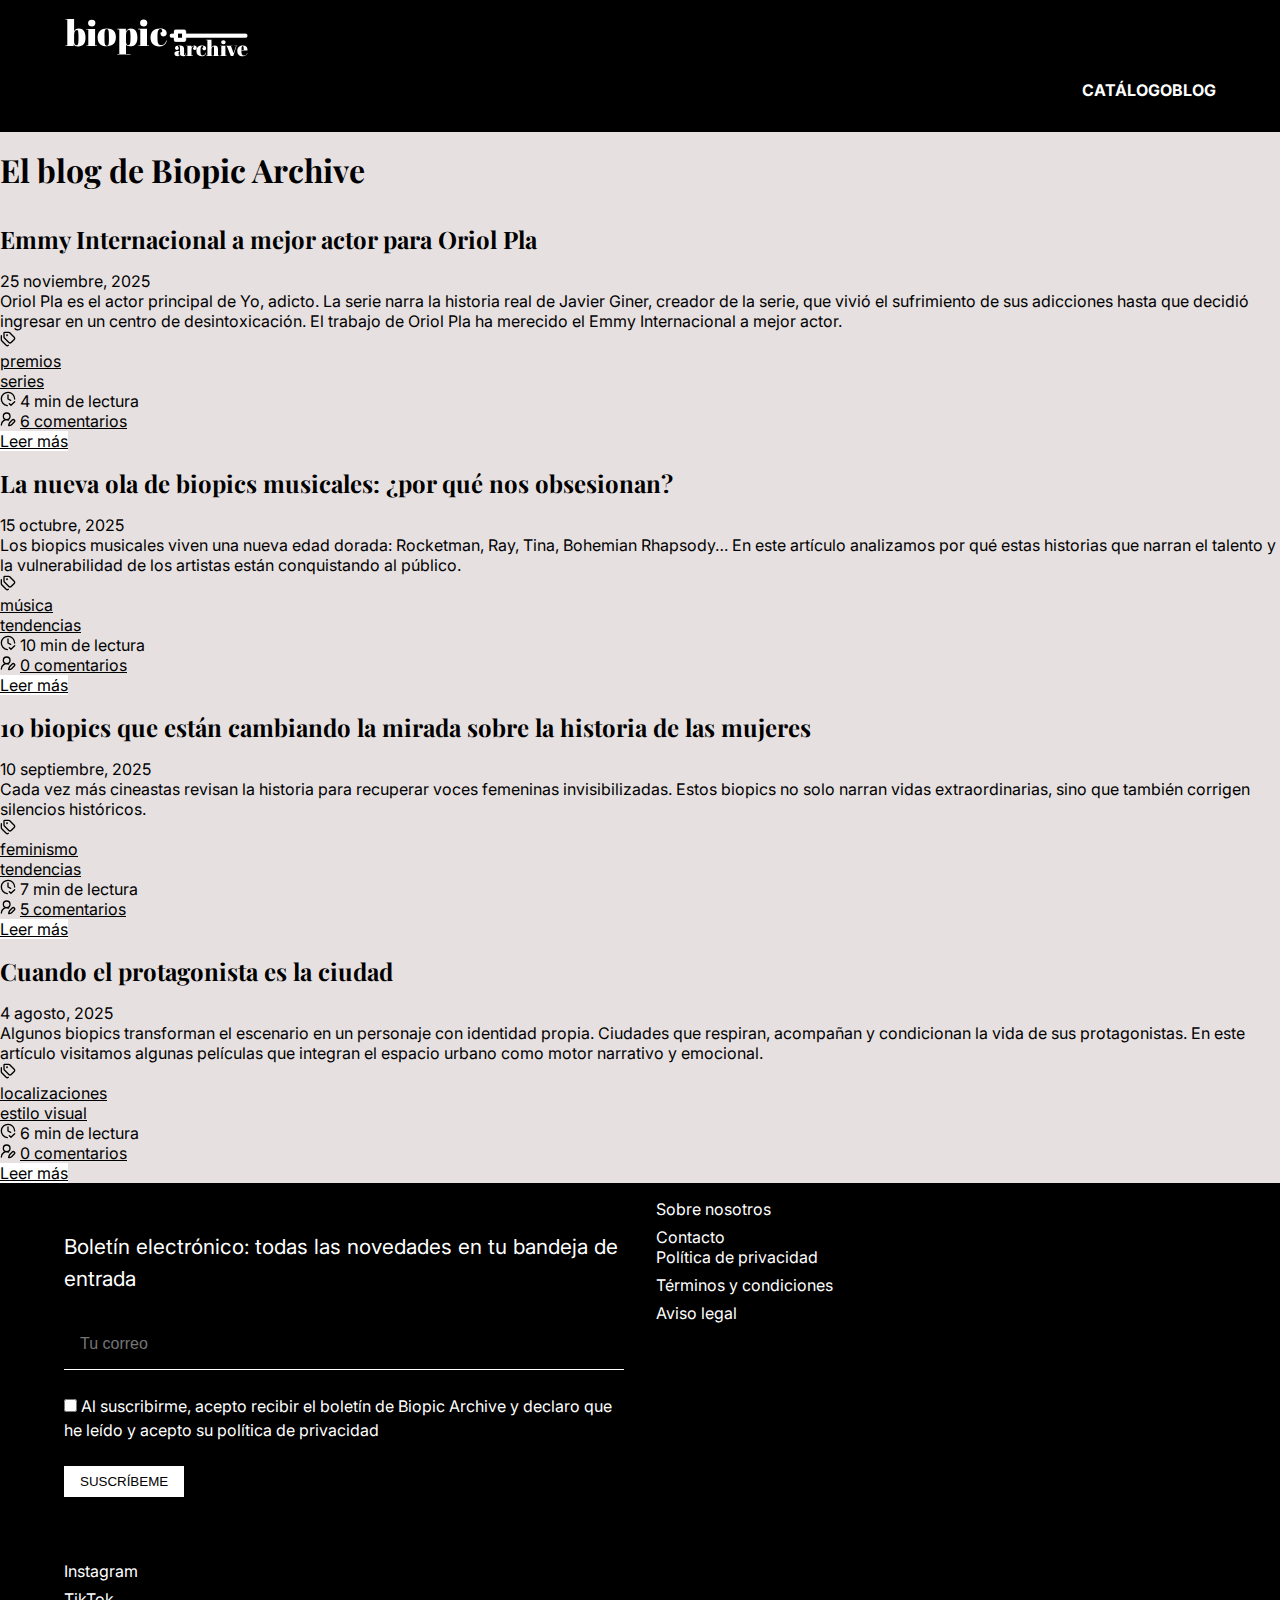
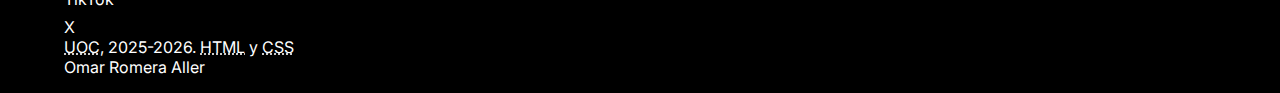
<file: sites/blog.html>
<!DOCTYPE html>
<html lang="es-ES">

<head>
    <meta charset="UTF-8">
    <meta name="viewport" content="width=device-width, initial-scale=1.0">
    <meta name="author" content="Omar Romera Aller">
    <meta name="description" content="El blog de Biopic Archive">
    <title>Biopic Archive - Blog</title>
    <link rel="shortcut icon" href="../img/favicon.png" type="image/x-icon">
    <link rel="stylesheet" href="../css/estilos.css">
    <!-- Fonts -->
    <link rel="preconnect" href="https://fonts.googleapis.com">
    <link rel="preconnect" href="https://fonts.gstatic.com" crossorigin>
    <link rel="stylesheet"
        href="https://fonts.googleapis.com/css2?family=Inter:ital,opsz,wght@0,14..32,100..900;1,14..32,100..900&family=Playfair+Display:ital,wght@0,400..900;1,400..900&display=swap">
</head>

<body>
    <header class="dark-block">
        <a class="logo" href="index.html">
            <img src="../img/logo-biopic-archive.svg" alt="Biopic Archive Logo">
        </a>
        <nav>
            <ul class="nav-menu">
                <li class="nav-option with-dot">
                    <a href="catalogo.html">Catálogo</a>
                </li>
                <li class="nav-option">
                    <a href="blog.html">Blog</a>
                </li>
            </ul>
        </nav>
    </header>

    <main class="blog-main">
        <h1 class="main-title">El blog de Biopic Archive</h1>

        <div class="blog-posts-container">
            <!-- Article 1 -->
            <article class="blog-post">
                <div class="blog-post-header">
                    <h2>Emmy Internacional a mejor actor para Oriol Pla</h2>
                    <p class="blog-date">25 noviembre, 2025</p>
                </div>
                <div class="blog-post-body">
                    <p>Oriol Pla es el actor principal de Yo, adicto. La serie narra la historia real de Javier Giner,
                        creador de la serie, que vivió el sufrimiento de sus adicciones hasta que decidió ingresar en un
                        centro de desintoxicación. El trabajo de Oriol Pla ha merecido el Emmy Internacional a mejor
                        actor.</p>
                </div>
                <div class="blog-post-meta">
                    <div class="meta-item">
                        <img src="../img/icon-tags.svg" alt="Tags">
                        <ul class="tag-list">
                            <li><a href="">premios</a></li>
                            <li><a href="">series</a></li>
                        </ul>
                    </div>
                    <div class="meta-item">
                        <img src="../img/icon-clock.svg" alt="Tiempo de lectura">
                        <span>4 min de lectura</span>
                    </div>
                    <div class="meta-item">
                        <img src="../img/icon-comments.svg" alt="Comentarios">
                        <a href="">6 comentarios</a>
                    </div>
                </div>
                <div class="blog-post-action">
                    <a href="" class="white-button">Leer más</a>
                </div>
            </article>

            <!-- Article 2 -->
            <article class="blog-post">
                <div class="blog-post-header">
                    <h2>La nueva ola de biopics musicales: ¿por qué nos obsesionan?</h2>
                    <p class="blog-date">15 octubre, 2025</p>
                </div>
                <div class="blog-post-body">
                    <p>Los biopics musicales viven una nueva edad dorada: Rocketman, Ray, Tina, Bohemian Rhapsody… En
                        este artículo analizamos por qué estas historias que narran el talento y la vulnerabilidad de
                        los artistas están conquistando al público.</p>
                </div>
                <div class="blog-post-meta">
                    <div class="meta-item">
                        <img src="../img/icon-tags.svg" alt="Tags">
                        <ul class="tag-list">
                            <li><a href="">música</a></li>
                            <li><a href="">tendencias</a></li>
                        </ul>
                    </div>
                    <div class="meta-item">
                        <img src="../img/icon-clock.svg" alt="Tiempo de lectura">
                        <span>10 min de lectura</span>
                    </div>
                    <div class="meta-item">
                        <img src="../img/icon-comments.svg" alt="Comentarios">
                        <a href="">0 comentarios</a>
                    </div>
                </div>
                <div class="blog-post-action">
                    <a href="" class="white-button">Leer más</a>
                </div>
            </article>

            <!-- Article 3 -->
            <article class="blog-post">
                <div class="blog-post-header">
                    <h2>10 biopics que están cambiando la mirada sobre la historia de las mujeres</h2>
                    <p class="blog-date">10 septiembre, 2025</p>
                </div>
                <div class="blog-post-body">
                    <p>Cada vez más cineastas revisan la historia para recuperar voces femeninas invisibilizadas. Estos
                        biopics no solo narran vidas extraordinarias, sino que también corrigen silencios históricos.
                    </p>
                </div>
                <div class="blog-post-meta">
                    <div class="meta-item">
                        <img src="../img/icon-tags.svg" alt="Tags">
                        <ul class="tag-list">
                            <li><a href="">feminismo</a></li>
                            <li><a href="">tendencias</a></li>
                        </ul>
                    </div>
                    <div class="meta-item">
                        <img src="../img/icon-clock.svg" alt="Tiempo de lectura">
                        <span>7 min de lectura</span>
                    </div>
                    <div class="meta-item">
                        <img src="../img/icon-comments.svg" alt="Comentarios">
                        <a href="">5 comentarios</a>
                    </div>
                </div>
                <div class="blog-post-action">
                    <a href="" class="white-button">Leer más</a>
                </div>
            </article>

            <!-- Article 4 -->
            <article class="blog-post">
                <div class="blog-post-header">
                    <h2>Cuando el protagonista es la ciudad</h2>
                    <p class="blog-date">4 agosto, 2025</p>
                </div>
                <div class="blog-post-body">
                    <p>Algunos biopics transforman el escenario en un personaje con identidad propia. Ciudades que
                        respiran, acompañan y condicionan la vida de sus protagonistas. En este artículo visitamos
                        algunas películas que integran el espacio urbano como motor narrativo y emocional.</p>
                </div>
                <div class="blog-post-meta">
                    <div class="meta-item">
                        <img src="../img/icon-tags.svg" alt="Tags">
                        <ul class="tag-list">
                            <li><a href="">localizaciones</a></li>
                            <li><a href="">estilo visual</a></li>
                        </ul>
                    </div>
                    <div class="meta-item">
                        <img src="../img/icon-clock.svg" alt="Tiempo de lectura">
                        <span>6 min de lectura</span>
                    </div>
                    <div class="meta-item">
                        <img src="../img/icon-comments.svg" alt="Comentarios">
                        <a href="">0 comentarios</a>
                    </div>
                </div>
                <div class="blog-post-action">
                    <a href="" class="white-button">Leer más</a>
                </div>
            </article>
        </div>
    </main>

    <footer class="dark-block">
        <form id="newsletter-form">
            <p>Boletín electrónico: todas las novedades en tu bandeja de entrada</p>

            <input type="email" placeholder="Tu correo">

            <div>
                <input type="checkbox" id="consent-checkbox">
                <label for="consent-checkbox">Al suscribirme, acepto recibir el boletín de Biopic Archive y declaro que
                    he leído y acepto su <a href="" class="footer-link">política de privacidad</a></label>
            </div>

            <button type="submit" class="white-button">
                Suscríbeme
            </button>
        </form>

        <div id="first-links-container">
            <div id="about-us">
                <ul class="footer-link-group">
                    <li><a href="" class="footer-link">Sobre nosotros</a></li>
                    <li><a href="" class="footer-link">Contacto</a></li>
                </ul>
            </div>

            <div id="legal-info">
                <ul class="footer-link-group">
                    <li><a href="" class="footer-link">Política de privacidad</a></li>
                    <li><a href="" class="footer-link">Términos y condiciones</a></li>
                    <li><a href="" class="footer-link">Aviso legal</a></li>
                </ul>
            </div>
        </div>

        <div id="second-links-container">
            <div id="social-media">
                <ul class="footer-link-group">
                    <li><a href="" class="footer-link">Instagram</a></li>
                    <li><a href="" class="footer-link">TikTok</a></li>
                    <li><a href="" class="footer-link">X</a></li>
                </ul>
            </div>

            <div id="credits">
                <p>
                    <abbr title="Universitat Oberta de Catalunya">UOC</abbr>, 2025-2026. <abbr
                        title="HyperText Markup Language">HTML</abbr> y <abbr title="Cascading Style Sheets">CSS</abbr>
                </p>
                <p>Omar Romera Aller</p>
            </div>
        </div>
    </footer>
</body>

</html>
</file>
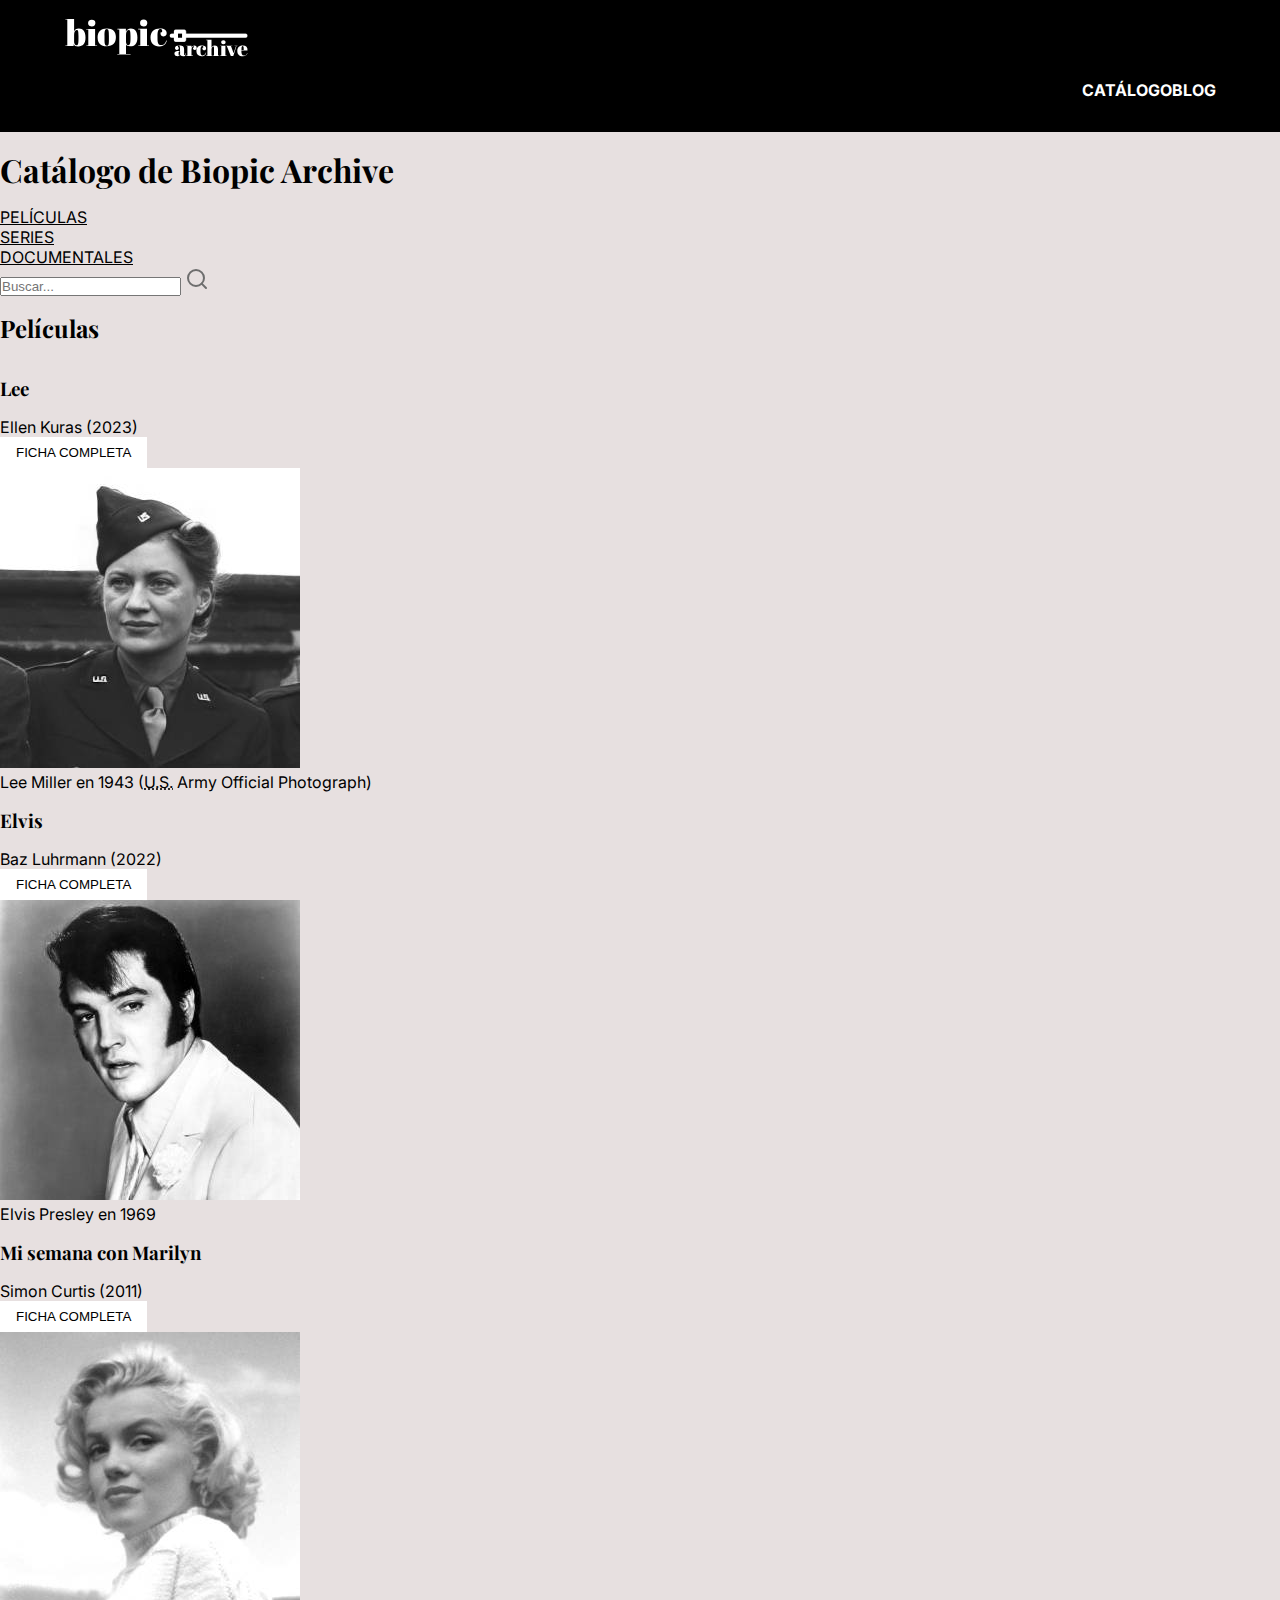
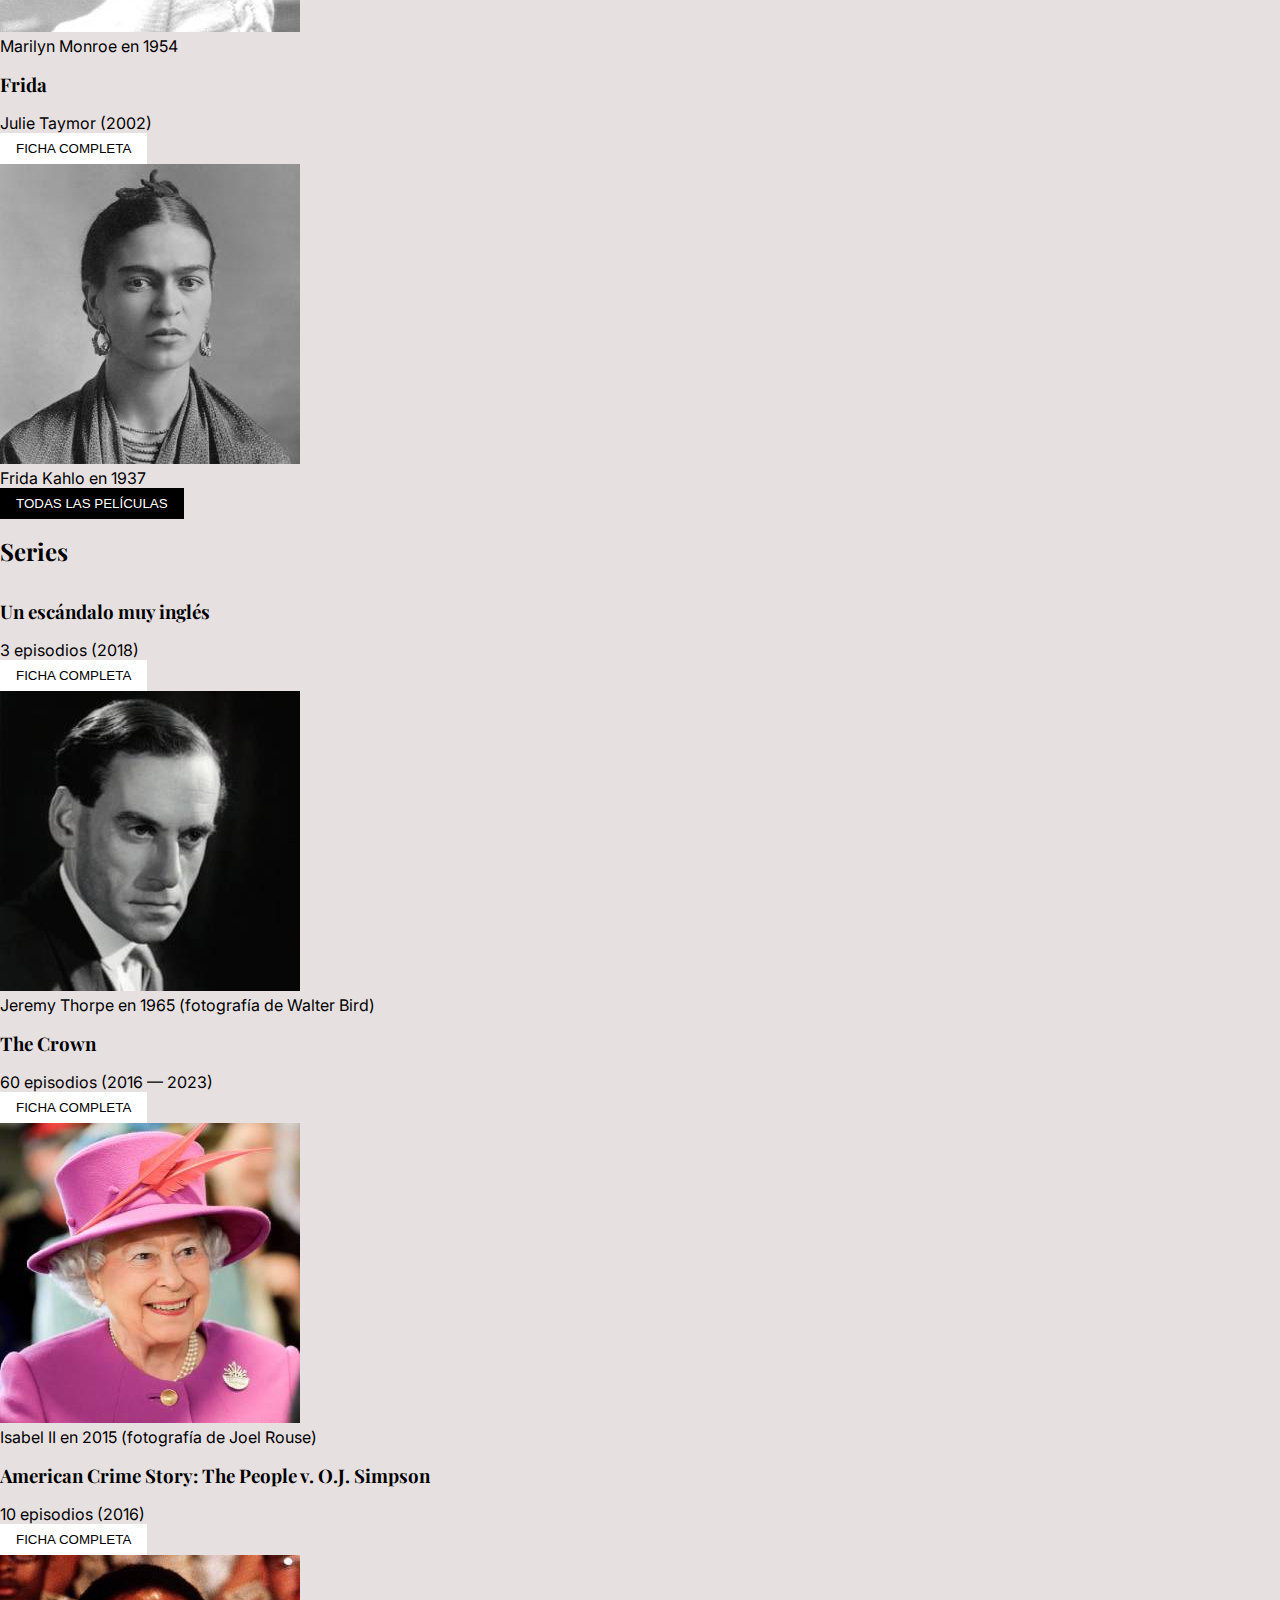
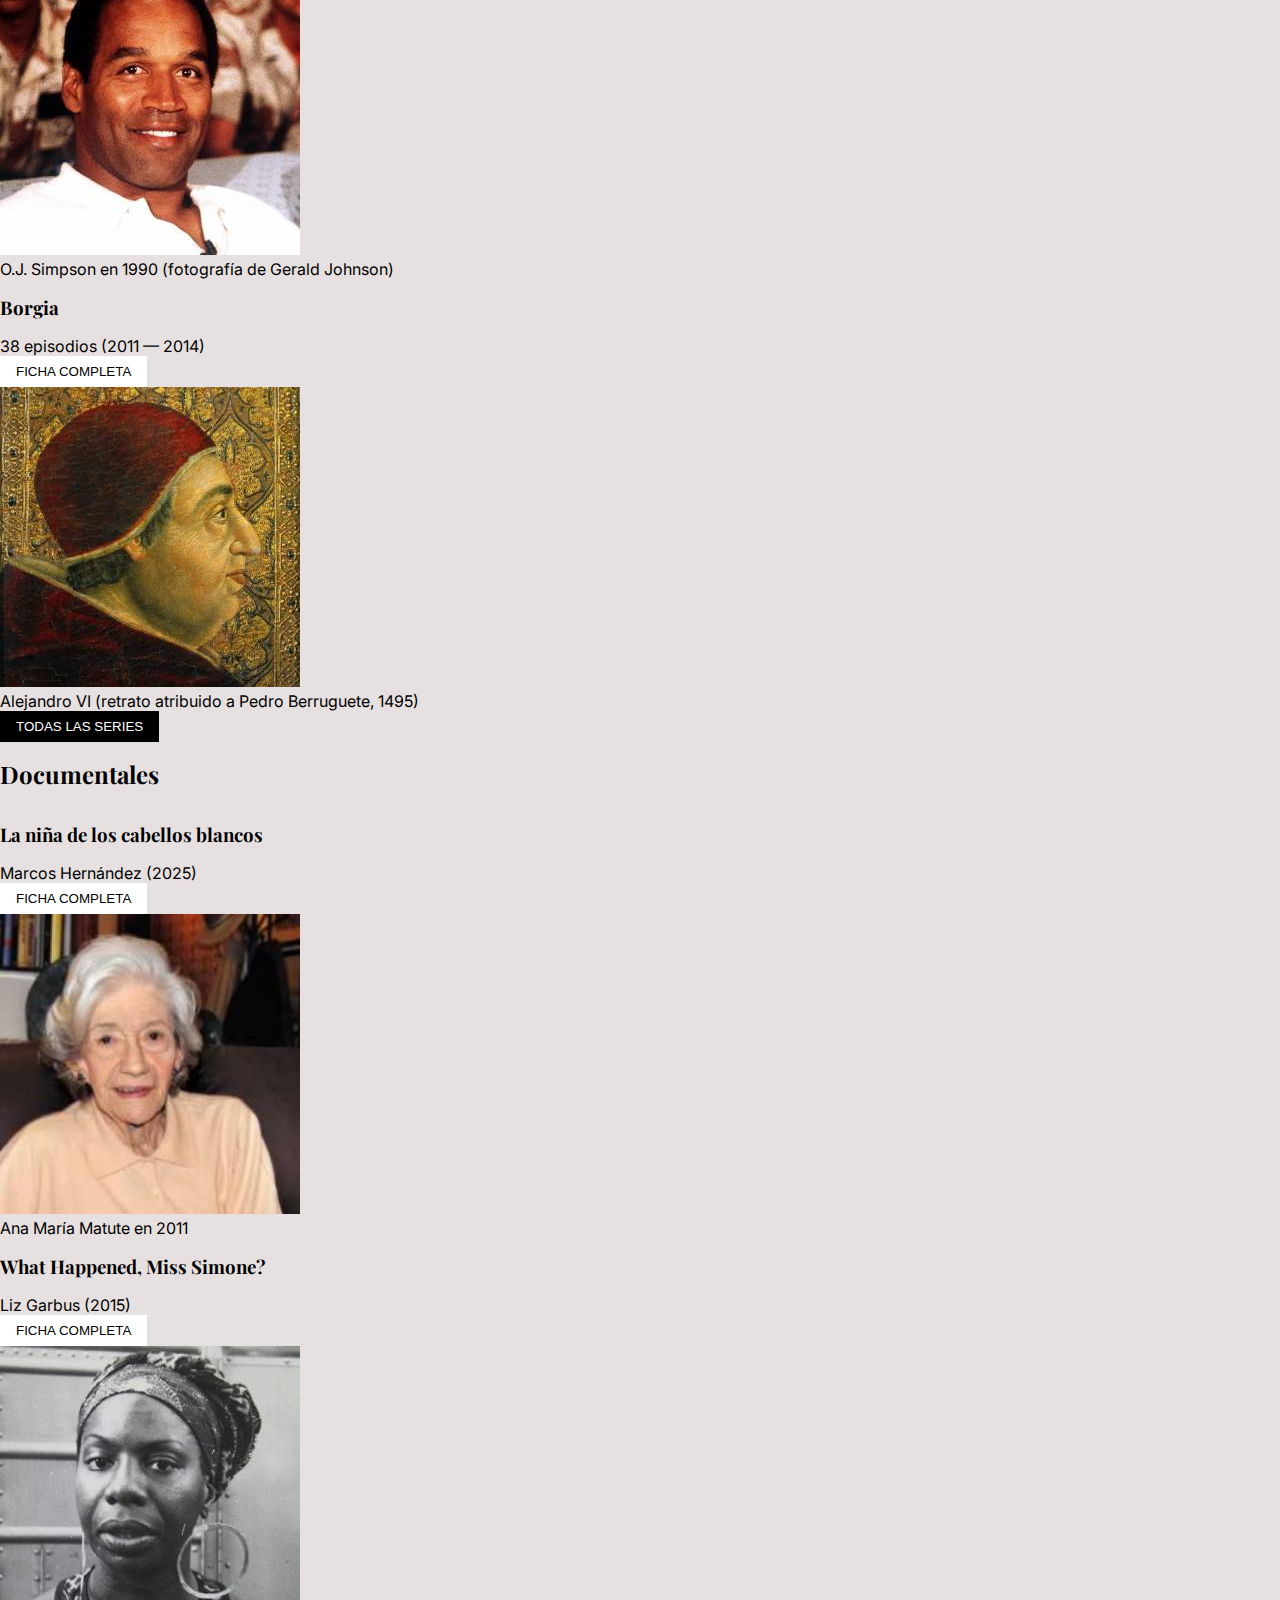
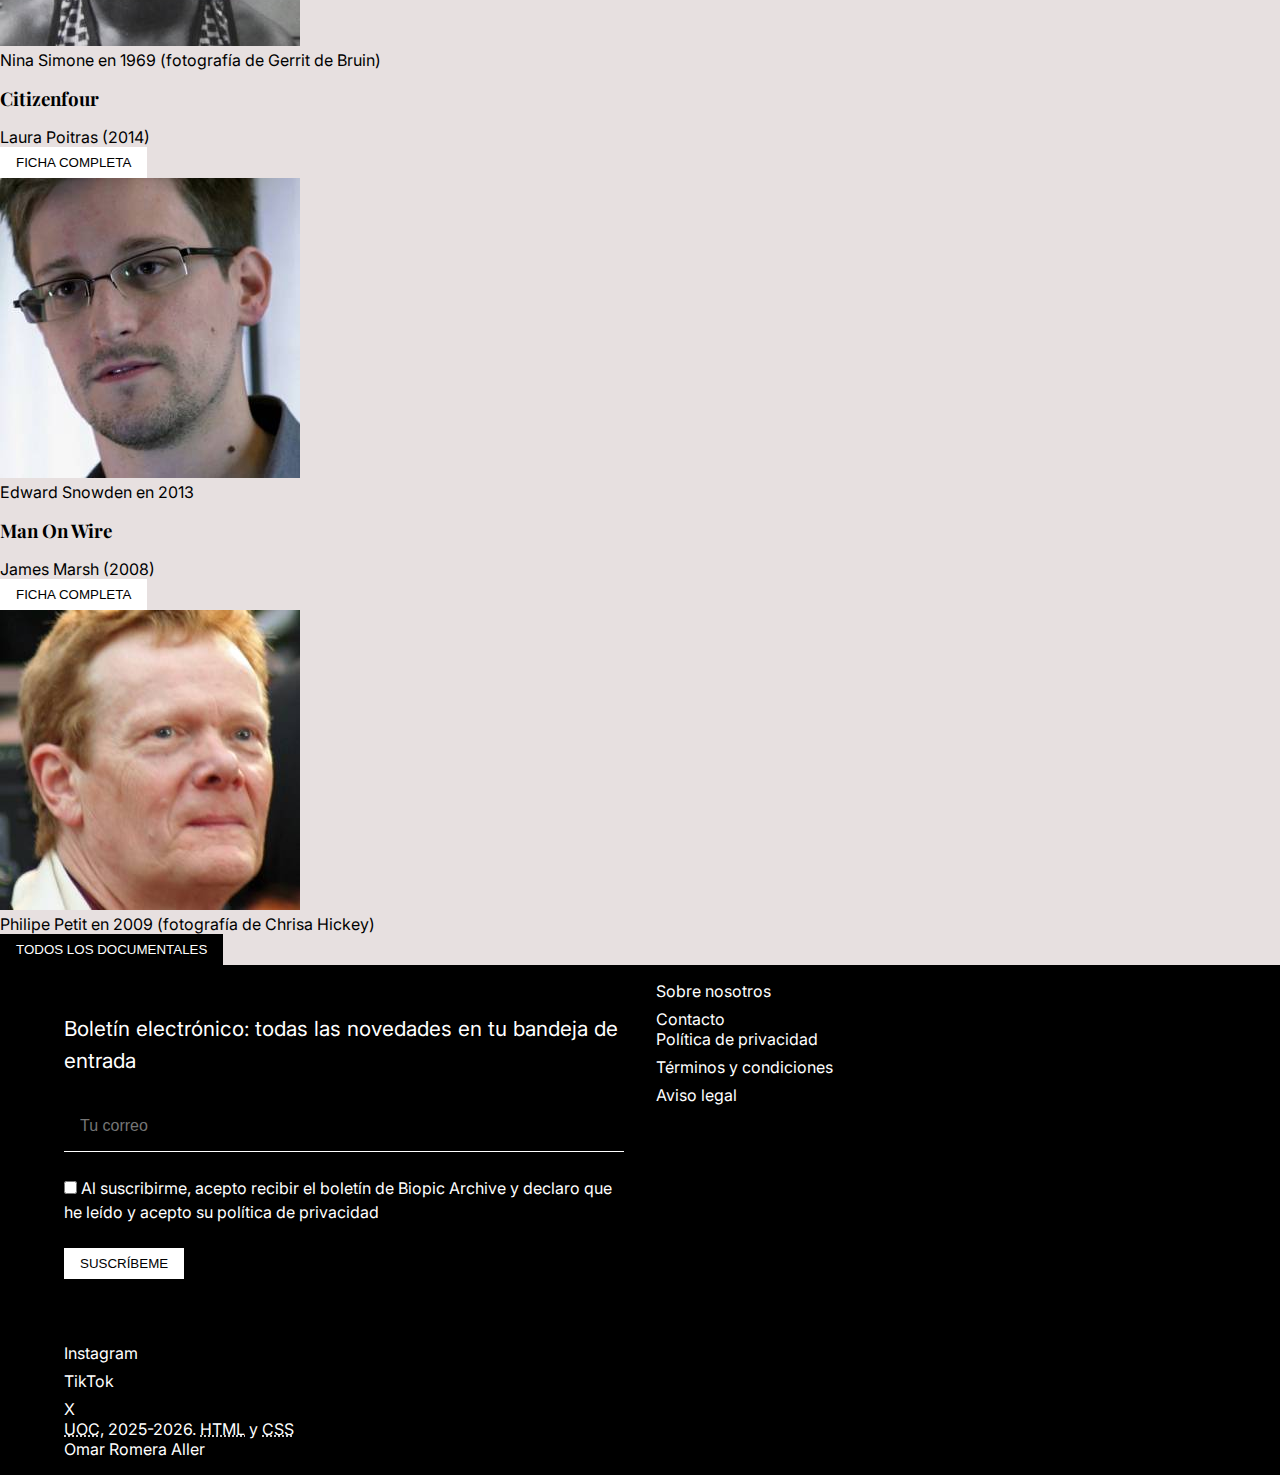
<file: sites/catalogo.html>
<!DOCTYPE html>
<html lang="es-ES">

<head>
    <meta charset="UTF-8">
    <meta name="viewport" content="width=device-width, initial-scale=1.0">
    <meta name="author" content="Omar Romera Aller">
    <meta name="description" content="Archivo definitivo para descubrir biopics">
    <title>Biopic Archive</title>
    <link rel="shortcut icon" href="../img/favicon.png" type="image/x-icon">
    <link rel="stylesheet" href="../css/estilos.css">
    <!-- Fonts -->
    <link rel="preconnect" href="https://fonts.googleapis.com">
    <link rel="preconnect" href="https://fonts.gstatic.com" crossorigin>
    <link rel="stylesheet"
        href="https://fonts.googleapis.com/css2?family=Inter:ital,opsz,wght@0,14..32,100..900;1,14..32,100..900&family=Playfair+Display:ital,wght@0,400..900;1,400..900&display=swap">
</head>

<body>
    <header class="dark-block">
        <a class="logo" href="index.html">
            <img src="../img/logo-biopic-archive.svg" alt="Biopic Archive Logo">
        </a>
        <nav>
            <ul class="nav-menu">
                <li class="nav-option with-dot">
                    <a href="catalogo.html">Catálogo</a>
                </li>
                <li class="nav-option">
                    <a href="blog.html">Blog</a>
                </li>
            </ul>
        </nav>
    </header>

    <main id="catalog">
        <h1 class="main-title">Catálogo de Biopic Archive</h1>

        <div class="catalog-container">
            <div id="catalog-nav">
                <ul id="catalog-nav-list">
                    <li><a href="#films-container">PELÍCULAS</a></li>
                    <li><a href="#tvshows-container">SERIES</a></li>
                    <li><a href="#docs-container">DOCUMENTALES</a></li>
                </ul>
                <div id="catalog-search">
                    <input type="text" placeholder="Buscar...">
                    <img src="../img/icon-search.svg" alt="Buscar">
                </div>
            </div>

            <div class="catalog-cards-container" id="films-container">
                <div class="catalog-cards-title">
                    <h2>Películas</h2>
                </div>
                <div class="catalog-cards-grid">
                    <div class="catalog-card">
                        <div class="catalog-card-info">
                            <h3>Lee</h3>
                            <p>Ellen Kuras (2023)</p>
                            <a href="ficha.html">
                                <button type="button" class="white-button">
                                    Ficha Completa
                                </button>
                            </a>
                        </div>
                        <figure class="catalog-card-fig">
                            <img src="../img/Lee_Miller.jpg" alt="Lee Miller">
                            <figcaption>Lee Miller en 1943 (<abbr title="United States">U.S.</abbr> Army Official
                                Photograph)
                            </figcaption>
                        </figure>
                    </div>

                    <div class="catalog-card">
                        <div class="catalog-card-info">
                            <h3>Elvis</h3>
                            <p>Baz Luhrmann (2022)</p>
                            <a href="">
                                <button type="button" class="white-button">
                                    Ficha Completa
                                </button>
                            </a>
                        </div>
                        <figure class="catalog-card-fig">
                            <img src="../img/Elvis_Presley.jpg" alt="Elvis Presley">
                            <figcaption>Elvis Presley en 1969</figcaption>
                        </figure>
                    </div>

                    <div class="catalog-card">
                        <div class="catalog-card-info">
                            <h3>Mi semana con Marilyn</h3>
                            <p>Simon Curtis (2011)</p>
                            <a href="">
                                <button type="button" class="white-button">
                                    Ficha Completa
                                </button>
                            </a>
                        </div>
                        <figure class="catalog-card-fig">
                            <img src="../img/Marilyn_Monroe.jpg" alt="Marilyn Monroe">
                            <figcaption>Marilyn Monroe en 1954</figcaption>
                        </figure>
                    </div>

                    <div class="catalog-card">
                        <div class="catalog-card-info">
                            <h3>Frida</h3>
                            <p>Julie Taymor (2002)</p>
                            <a href="">
                                <button type="button" class="white-button">
                                    Ficha Completa
                                </button>
                            </a>
                        </div>
                        <figure class="catalog-card-fig">
                            <img src="../img/Frida_Kahlo.jpg" alt="Frida Kahlo">
                            <figcaption>Frida Kahlo en 1937</figcaption>
                        </figure>
                    </div>
                </div>
                <div class="catalog-cards-button">
                    <button type="button" class="black-button">
                        TODAS LAS PELÍCULAS
                    </button>
                </div>
            </div>

            <div class="catalog-cards-container" id="tvshows-container">
                <div class="catalog-cards-title">
                    <h2>Series</h2>
                </div>
                <div class="catalog-cards-grid">
                    <div class="catalog-card">
                        <div class="catalog-card-info">
                            <h3>Un escándalo muy inglés</h3>
                            <p>3 episodios (2018)</p>
                            <a href="">
                                <button type="button" class="white-button">
                                    Ficha Completa
                                </button>
                            </a>
                        </div>
                        <figure class="catalog-card-fig">
                            <img src="../img/Jeremy_Thorpe.jpg" alt="Jeremy Thorpe">
                            <figcaption>Jeremy Thorpe en 1965 (fotografía de Walter Bird)</figcaption>
                        </figure>
                    </div>

                    <div class="catalog-card">
                        <div class="catalog-card-info">
                            <h3>The Crown</h3>
                            <p>60 episodios (2016 — 2023)</p>
                            <a href="">
                                <button type="button" class="white-button">
                                    Ficha Completa
                                </button>
                            </a>
                        </div>
                        <figure class="catalog-card-fig">
                            <img src="../img/Isabel_II.jpg" alt="Isabel II">
                            <figcaption>Isabel II en 2015 (fotografía de Joel Rouse)</figcaption>
                        </figure>
                    </div>

                    <div class="catalog-card">
                        <div class="catalog-card-info">
                            <h3>American Crime Story: The People v. O.J. Simpson</h3>
                            <p>10 episodios (2016)</p>
                            <a href="">
                                <button type="button" class="white-button">
                                    Ficha Completa
                                </button>
                            </a>
                        </div>
                        <figure class="catalog-card-fig">
                            <img src="../img/OJ_Simpson.jpg" alt="O.J. Simpson">
                            <figcaption>O.J. Simpson en 1990 (fotografía de Gerald Johnson)</figcaption>
                        </figure>
                    </div>

                    <div class="catalog-card">
                        <div class="catalog-card-info">
                            <h3>Borgia</h3>
                            <p>38 episodios (2011 — 2014)</p>
                            <a href="">
                                <button type="button" class="white-button">
                                    Ficha Completa
                                </button>
                            </a>
                        </div>
                        <figure class="catalog-card-fig">
                            <img src="../img/Alejandro_VI_Borgia.jpg" alt="Alejandro VI">
                            <figcaption>Alejandro VI (retrato atribuido a Pedro Berruguete, 1495)</figcaption>
                        </figure>
                    </div>
                </div>
                <div class="catalog-cards-button">
                    <button type="button" class="black-button">
                        TODAS LAS SERIES
                    </button>
                </div>
            </div>

            <div class="catalog-cards-container" id="docs-container">
                <div class="catalog-cards-title">
                    <h2>Documentales</h2>
                </div>
                <div class="catalog-cards-grid">
                    <div class="catalog-card">
                        <div class="catalog-card-info">
                            <h3>La niña de los cabellos blancos</h3>
                            <p>Marcos Hernández (2025)</p>
                            <a href="">
                                <button type="button" class="white-button">
                                    Ficha Completa
                                </button>
                            </a>
                        </div>
                        <figure class="catalog-card-fig">
                            <img src="../img/Ana_Maria_Matute.jpg" alt="Ana María Matute">
                            <figcaption>Ana María Matute en 2011</figcaption>
                        </figure>
                    </div>

                    <div class="catalog-card">
                        <div class="catalog-card-info">
                            <h3>What Happened, Miss Simone?</h3>
                            <p>Liz Garbus (2015)</p>
                            <a href="">
                                <button type="button" class="white-button">
                                    Ficha Completa
                                </button>
                            </a>
                        </div>
                        <figure class="catalog-card-fig">
                            <img src="../img/Nina_Simone.jpg" alt="Nina Simone">
                            <figcaption>Nina Simone en 1969 (fotografía de Gerrit de Bruin)</figcaption>
                        </figure>
                    </div>

                    <div class="catalog-card">
                        <div class="catalog-card-info">
                            <h3>Citizenfour</h3>
                            <p>Laura Poitras (2014)</p>
                            <a href="">
                                <button type="button" class="white-button">
                                    Ficha Completa
                                </button>
                            </a>
                        </div>
                        <figure class="catalog-card-fig">
                            <img src="../img/Edward_Snowden.jpg" alt="Edward Snowden">
                            <figcaption>Edward Snowden en 2013</figcaption>
                        </figure>
                    </div>

                    <div class="catalog-card">
                        <div class="catalog-card-info">
                            <h3>Man On Wire</h3>
                            <p>James Marsh (2008)</p>
                            <a href="">
                                <button type="button" class="white-button">
                                    Ficha Completa
                                </button>
                            </a>
                        </div>
                        <figure class="catalog-card-fig">
                            <img src="../img/Philippe_Petit.jpg" alt="Philipe Petit">
                            <figcaption>Philipe Petit en 2009 (fotografía de Chrisa Hickey)</figcaption>
                        </figure>
                    </div>
                </div>
                <div class="catalog-cards-button">
                    <button type="button" class="black-button">
                        TODOS LOS DOCUMENTALES
                    </button>
                </div>
            </div>
        </div>

    </main>


    <footer class="dark-block">
        <form id="newsletter-form">
            <p>Boletín electrónico: todas las novedades en tu bandeja de entrada</p>

            <input type="email" placeholder="Tu correo">

            <div class="consent-container">
                <input type="checkbox" id="consent-checkbox">
                <label for="consent-checkbox">Al suscribirme, acepto recibir el boletín de Biopic Archive y declaro que
                    he leído y acepto su <a href="" class="footer-link">política de privacidad</a></label>
            </div>

            <button type="submit" class="white-button">
                Suscríbeme
            </button>
        </form>

        <div id="first-links-container">
            <div id="about-us">
                <ul class="footer-link-group">
                    <li><a href="" class="footer-link">Sobre nosotros</a></li>
                    <li><a href="" class="footer-link">Contacto</a></li>
                </ul>
            </div>

            <div id="legal-info">
                <ul class="footer-link-group">
                    <li><a href="" class="footer-link">Política de privacidad</a></li>
                    <li><a href="" class="footer-link">Términos y condiciones</a></li>
                    <li><a href="" class="footer-link">Aviso legal</a></li>
                </ul>
            </div>
        </div>

        <div id="second-links-container">
            <div id="social-media">
                <ul class="footer-link-group">
                    <li><a href="" class="footer-link">Instagram</a></li>
                    <li><a href="" class="footer-link">TikTok</a></li>
                    <li><a href="" class="footer-link">X</a></li>
                </ul>
            </div>

            <div id="credits">
                <p>
                    <abbr title="Universitat Oberta de Catalunya">UOC</abbr>, 2025-2026. <abbr
                        title="HyperText Markup Language">HTML</abbr> y <abbr title="Cascading Style Sheets">CSS</abbr>
                </p>
                <p>Omar Romera Aller</p>
            </div>
        </div>
    </footer>
</body>
</file>
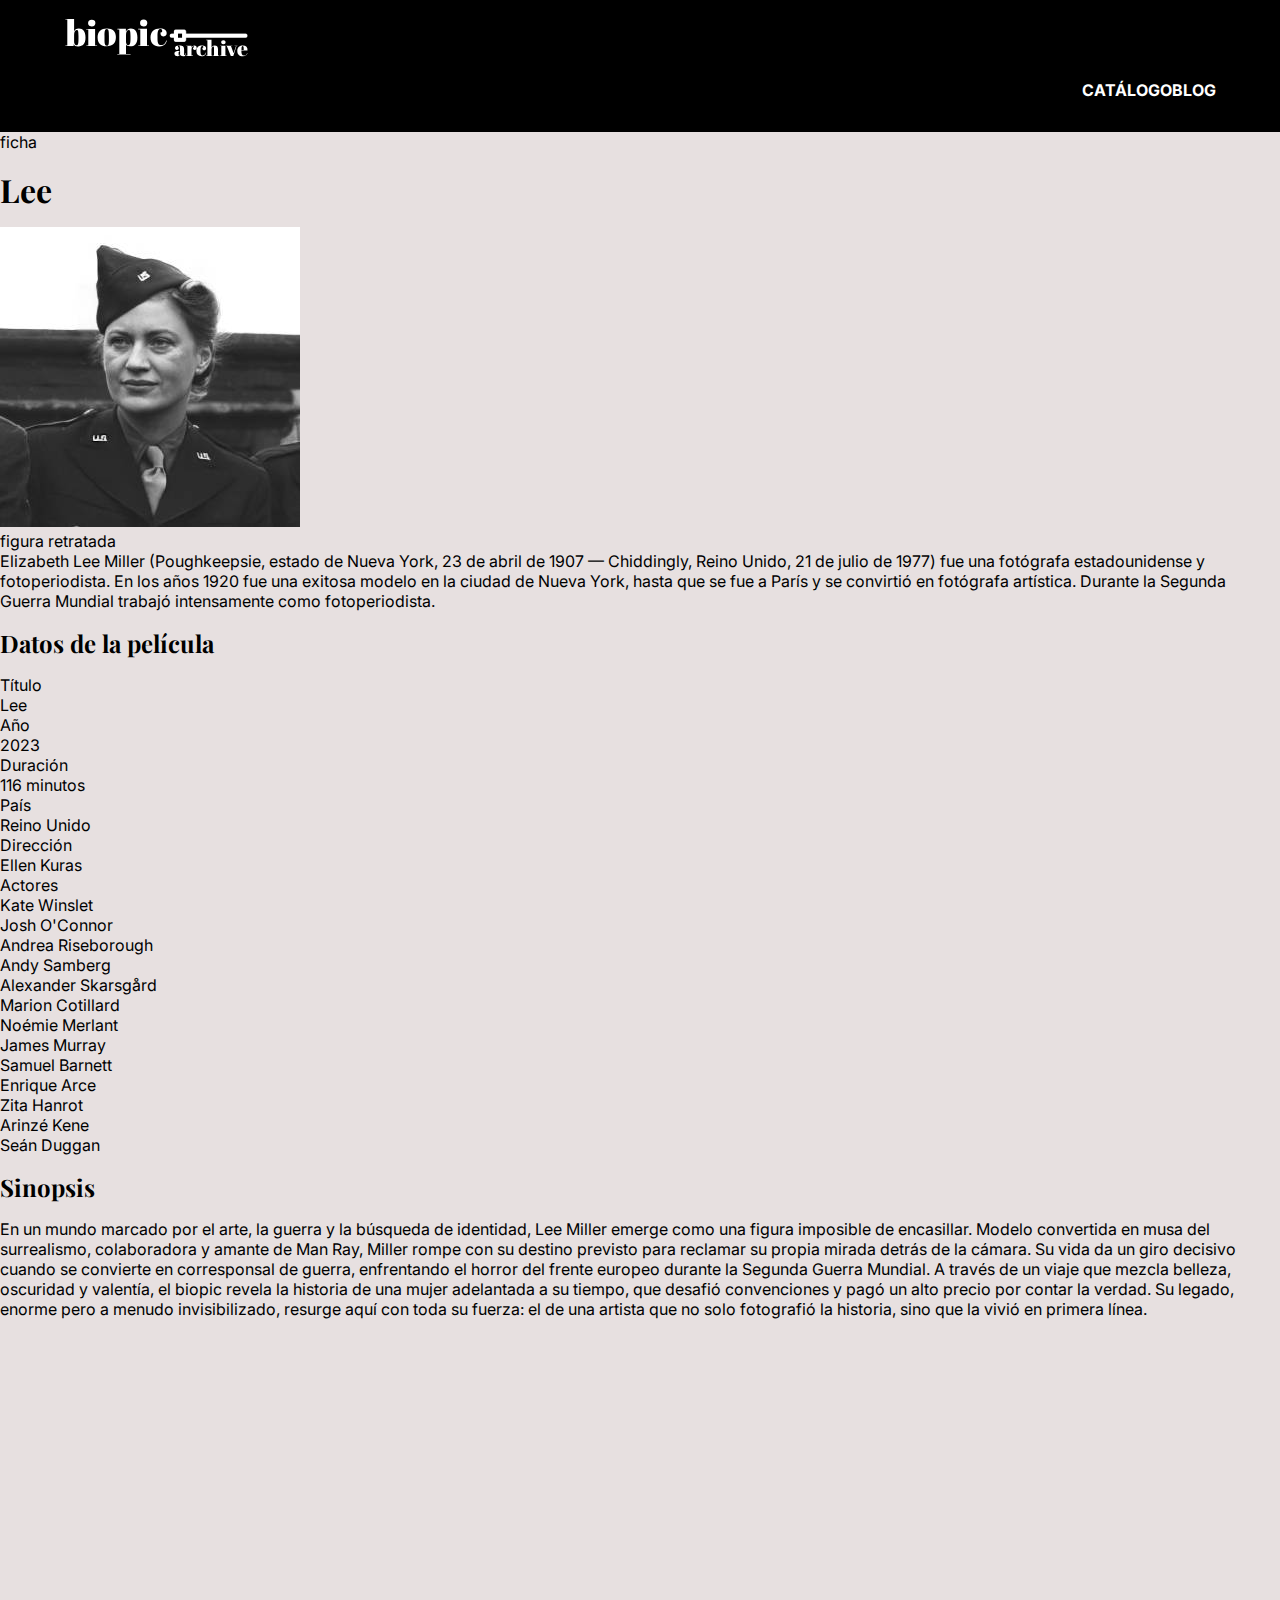
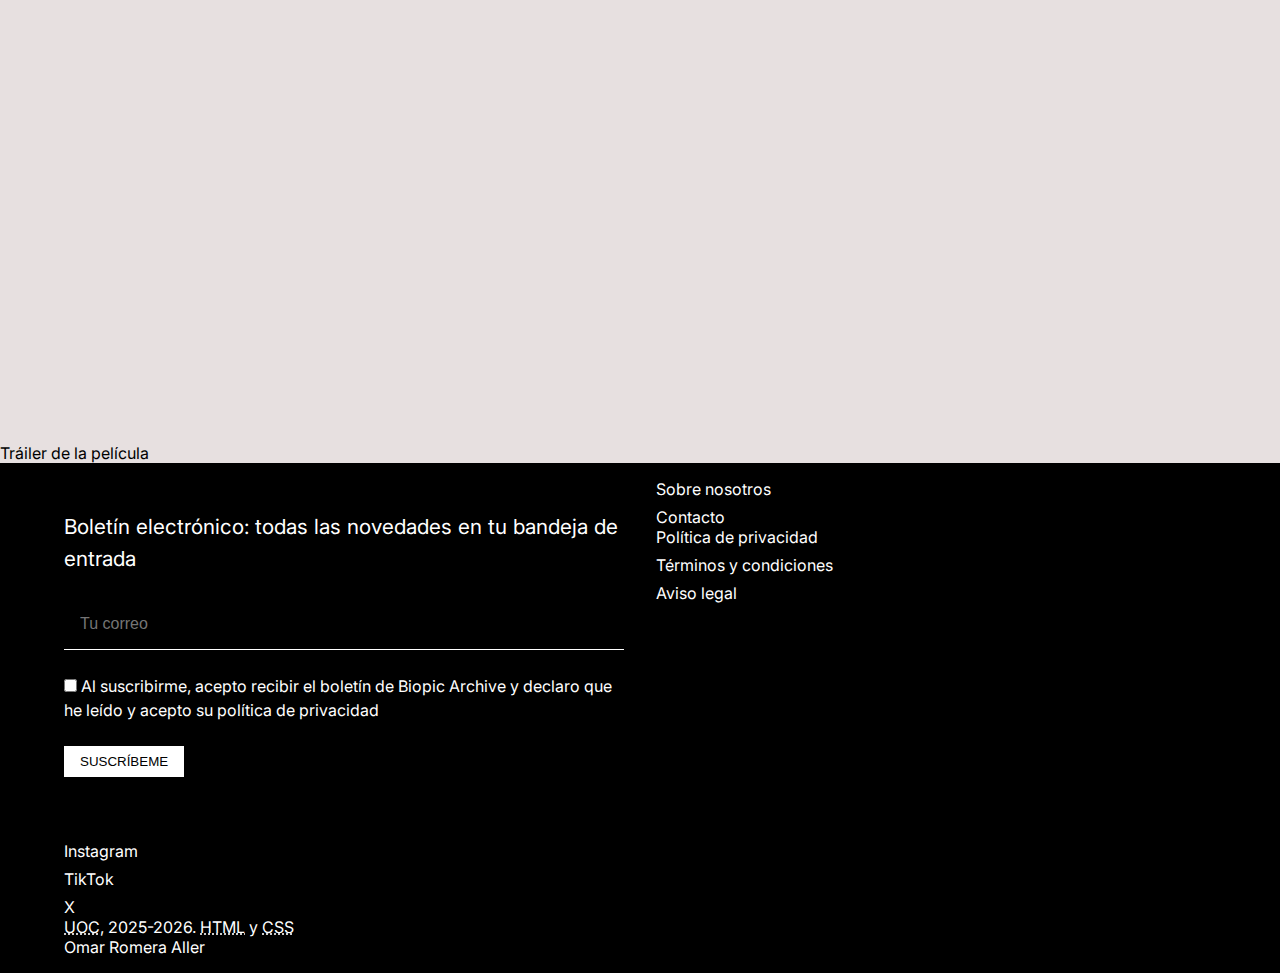
<file: sites/ficha.html>
<!DOCTYPE html>
<html lang="es-ES">

<head>
    <meta charset="UTF-8">
    <meta name="viewport" content="width=device-width, initial-scale=1.0">
    <meta name="author" content="Omar Romera Aller">
    <meta name="description" content="Lee Miller">
    <title>Biopic Archive</title>
    <link rel="shortcut icon" href="../img/favicon.png" type="image/x-icon">
    <link rel="stylesheet" href="../css/estilos.css">
    <!-- Fonts -->
    <link rel="preconnect" href="https://fonts.googleapis.com">
    <link rel="preconnect" href="https://fonts.gstatic.com" crossorigin>
    <link rel="stylesheet"
        href="https://fonts.googleapis.com/css2?family=Inter:ital,opsz,wght@0,14..32,100..900;1,14..32,100..900&family=Playfair+Display:ital,wght@0,400..900;1,400..900&display=swap">
</head>

<body>
    <header class="dark-block">
        <a class="logo" href="index.html">
            <img src="../img/logo-biopic-archive.svg" alt="Biopic Archive Logo">
        </a>
        <nav>
            <ul class="nav-menu">
                <li class="nav-option with-dot">
                    <a href="catalogo.html">Catálogo</a>
                </li>
                <li class="nav-option">
                    <a href="blog.html">Blog</a>
                </li>
            </ul>
        </nav>
    </header>

    <main>
        <section class="light-block">
            <div class="ficha-title">
                <div class="ficha-tag">
                    <span>ficha</span>
                </div>
                <h1>Lee</h1>
            </div>

            <div class="ficha-character">
                <img src="../img/Lee_Miller.jpg" alt="Lee Miller">
                <div>
                    <div class="ficha-tag">
                        <span>figura retratada</span>
                    </div>
                    <p>Elizabeth Lee Miller (Poughkeepsie, estado de Nueva York, 23 de abril de 1907 — Chiddingly, Reino
                        Unido, 21 de julio de 1977) fue una fotógrafa estadounidense y fotoperiodista. En los años 1920
                        fue
                        una exitosa modelo en la ciudad de Nueva York, hasta que se fue a París y se convirtió en
                        fotógrafa
                        artística. Durante la Segunda Guerra Mundial trabajó intensamente como fotoperiodista.</p>
                </div>
            </div>

            <div class="ficha-info">
                <h2>Datos de la película</h2>
                <dl>
                    <dt>Título</dt>
                    <dd>Lee</dd>
                    <dt>Año</dt>
                    <dd>2023</dd>
                    <dt>Duración</dt>
                    <dd>116 minutos</dd>
                    <dt>País</dt>
                    <dd>Reino Unido</dd>
                    <dt>Dirección</dt>
                    <dd>Ellen Kuras</dd>
                    <dt>Actores</dt>
                    <dd>
                        <ul class="actors-list">
                            <li class="with-square">Kate Winslet</li>
                            <li class="with-square">Josh O'Connor</li>
                            <li class="with-square">Andrea Riseborough</li>
                            <li class="with-square">Andy Samberg</li>
                            <li class="with-square">Alexander Skarsgård</li>
                            <li class="with-square">Marion Cotillard</li>
                            <li class="with-square">Noémie Merlant</li>
                            <li class="with-square">James Murray</li>
                            <li class="with-square">Samuel Barnett</li>
                            <li class="with-square">Enrique Arce</li>
                            <li class="with-square">Zita Hanrot</li>
                            <li class="with-square">Arinzé Kene</li>
                            <li>Seán Duggan</li>
                        </ul>
                    </dd>
                </dl>
            </div>

            <div class="ficha-summary">
                <h2>Sinopsis</h2>
                <p>En un mundo marcado por el arte, la guerra y la búsqueda de identidad, Lee Miller emerge como una
                    figura imposible de encasillar. Modelo convertida en musa del surrealismo, colaboradora y amante de
                    Man Ray, Miller rompe con su destino previsto para reclamar su propia mirada detrás de la cámara. Su
                    vida da un giro decisivo cuando se convierte en corresponsal de guerra, enfrentando el horror del
                    frente europeo durante la Segunda Guerra Mundial. A través de un viaje que mezcla belleza, oscuridad
                    y valentía, el biopic revela la historia de una mujer adelantada a su tiempo, que desafió
                    convenciones y pagó un alto precio por contar la verdad. Su legado, enorme pero a menudo
                    invisibilizado, resurge aquí con toda su fuerza: el de una artista que no solo fotografió la
                    historia, sino que la vivió en primera línea.</p>
            </div>

            <figure class="featured-video-container">
                <iframe id="embed-video-index" src="https://www.youtube.com/embed/RKWITkHKIkI?si=rcO8iS-hz0e5Kzns"
                    title="LEE MILLER - Tráiler Oficial"
                    allow="accelerometer; autoplay; clipboard-write; encrypted-media; gyroscope; picture-in-picture; web-share"
                    referrerpolicy="strict-origin-when-cross-origin" allowfullscreen>
                </iframe>
                <figcaption>Tráiler de la película</figcaption>
            </figure>
        </section>
    </main>


    <footer class="dark-block">
        <form id="newsletter-form">
            <p>Boletín electrónico: todas las novedades en tu bandeja de entrada</p>

            <input type="email" placeholder="Tu correo">

            <div class="consent-container">
                <input type="checkbox" id="consent-checkbox">
                <label for="consent-checkbox">Al suscribirme, acepto recibir el boletín de Biopic Archive y declaro que
                    he leído y acepto su <a href="" class="footer-link">política de privacidad</a></label>
            </div>

            <button type="submit" class="white-button">
                Suscríbeme
            </button>
        </form>

        <div id="first-links-container">
            <div id="about-us">
                <ul class="footer-link-group">
                    <li><a href="" class="footer-link">Sobre nosotros</a></li>
                    <li><a href="" class="footer-link">Contacto</a></li>
                </ul>
            </div>

            <div id="legal-info">
                <ul class="footer-link-group">
                    <li><a href="" class="footer-link">Política de privacidad</a></li>
                    <li><a href="" class="footer-link">Términos y condiciones</a></li>
                    <li><a href="" class="footer-link">Aviso legal</a></li>
                </ul>
            </div>
        </div>

        <div id="second-links-container">
            <div id="social-media">
                <ul class="footer-link-group">
                    <li><a href="" class="footer-link">Instagram</a></li>
                    <li><a href="" class="footer-link">TikTok</a></li>
                    <li><a href="" class="footer-link">X</a></li>
                </ul>
            </div>

            <div id="credits">
                <p>
                    <abbr title="Universitat Oberta de Catalunya">UOC</abbr>, 2025-2026. <abbr
                        title="HyperText Markup Language">HTML</abbr> y <abbr title="Cascading Style Sheets">CSS</abbr>
                </p>
                <p>Omar Romera Aller</p>
            </div>
        </div>
    </footer>
</body>
</file>
<file: css/estilos.css>
/* Responsive Web Design */
/* Mobile First */

/* Mobile width: hasta 767px: 1 columna 390mockup*/
/* Tablet width: 768px a 1024px: 2 columnas 768mockup*/
/* Desktop width: desde 1025px: 3 columnas 1920mockup*/

/******************************************/
/* Variables CSS */
:root {
    --blanco: #ffffff;
    --negro: #000000;
    --beige: #e7e0e0;
    --gris: #c9c9c9;
    --rojo: #ed1c1c;

    --playfair-display: "Playfair Display", serif;
    --inter: "Inter", sans-serif;

    --title-font: var(--playfair-display);
    --text-font: var(--inter);
    --normal-weight: 400;
    --bold-weight: 700;
}

/******************************************/
/* Reset de estilos */
* {
    margin: 0;
    padding: 0;
    max-width: 100vw;
}

*,
*::before,
*::after {
    box-sizing: border-box;
}

/******************************************/
/* Commún */
body {
    display: flex;
    flex-direction: column;
    background-color: var(--beige);
    font-family: var(--text-font);
    font-weight: var(--normal-weight);
    font-size: medium;
    color: var(--negro);
}

h1,
h2,
h3,
h4,
h5,
h6 {
    font-family: var(--title-font);
    font-weight: var(--bold-weight);
    padding: 1rem 0;
}

body a {
    color: var(--negro);
}

body a:hover {
    color: var(--rojo);
    text-decoration: dotted;
}

.dark-block {
    width: 100%;
    background-color: var(--negro);
    color: var(--blanco);
    padding: 1rem 1rem;
}

@media (min-width: 1024px) {
    .dark-block {
        padding: 1rem 4rem;
    }
}

.dark-block a {
    color: var(--blanco);
}

.section {
    padding: 2rem 1rem;
    display: flex;
    flex-direction: column;
    gap: 2rem
}

@media (min-width: 768px) {
    .section {
        padding: 6rem 1rem;
    }
}


abbr {
    cursor: help;
}

/******************************************/
/* Botones */
button {
    padding: 0.5rem 1rem;
    width: fit-content;
    text-transform: uppercase;
    border: none;
    cursor: pointer;
}

.white-button {
    background-color: var(--blanco);
    color: var(--negro);
}

.white-button:hover {
    background-color: var(--rojo);
}

.black-button {
    background-color: var(--negro);
    color: var(--blanco);
}

.black-button {
    background-color: var(--negro);
    color: var(--blanco);
}

.transparent-button {
    background-color: transparent;
    color: var(--negro);
    border: 1px solid var(--negro);
}

.transparent-button:hover {
    background-color: var(--rojo);
    border: 1px solid var(--rojo);
}

/******************************************/
/* Header y navegación */
header {
    width: 100%;
}

nav {
    display: grid;
    grid: 'logo'
        'menu' / 1fr;
    align-items: center;
}

@media (min-width: 768px) {
    nav {
        grid: 'logo menu' / 1fr 1fr;
    }
}

.nav-logo {
    grid-area: logo;
    height: fit-content;
    width: fit-content;
    margin: 1rem 0;
}

.nav-menu {
    grid-area: menu;
    text-decoration: none;
    display: flex;
    flex-direction: row;
    justify-content: left;
    list-style: none;
    margin: 1rem 0;
}

@media (min-width: 768px) {
    .nav-menu {
        justify-content: right;
    }
}

.nav-option a {
    text-decoration: none;
    text-transform: uppercase;
    font-weight: var(--bold-weight);
}

.nav-option a:hover {
    color: var(--rojo);
}

#first-option::after {
    content: "";
    display: inline-block;
    background-color: var(--rojo);
    margin: 0 1rem 0 0.7rem;
    width: 0.5rem;
    height: 0.5rem;
    border-radius: 50%;
    overflow: hidden;
    font-size: x-large;
    color: var(--rojo);
}

/******************************************/
/* Footer */
footer {
    width: 100%;
    padding: 2rem 1rem;
    gap: 2rem;
    display: grid;
    grid: 'newsletter'
        'links' / 1fr;
}

@media (min-width: 1024px) {
    footer {
        grid: 'newsletter links' / 1fr 1fr;
    }
}

#newsletter-form {
    grid-area: newsletter;
    display: flex;
    flex-direction: column;
    align-items: flex-start;
    gap: 1.5rem;
    padding: 2rem 0;
}

#newsletter-form p {
    font-size: 1.3rem;
    line-height: 2rem;
}

#newsletter-form input[type="email"] {
    padding: 1rem;
    width: 100%;
    border: none;
    color: var(--gris);
    font-size: medium;
    background-color: #000000;
    border-bottom: 1px solid var(--blanco);
}

#newsletter-form label {
    line-height: 1.5rem;
}

#footer-links-container {
    grid-area: links;
    display: grid;
    grid: 'about-us'
        'legal-info'
        'social-media'
        'credits' / 1fr;
    gap: 2rem;
    padding: 2rem 0;
}

@media (min-width: 768px) {
    #footer-links-container {
        grid: 'about-us social-media'
            'legal-info credits' / 1fr 1fr;
    }
}

#about-us {
    grid-area: about-us;
}

#legal-info {
    grid-area: legal-info;
}

#social-media {
    grid-area: social-media;
}

#credits {
    grid-area: credits;
}

.footer-link-group {
    list-style: none;
    display: flex;
    flex-direction: column;
    align-items: flex-start;
    gap: 0.5rem;
}

.footer-link {
    text-decoration: none;
}


/******************************************/
/* Index */
/******************************************/
/* Title section */
#title-section h1 {
    font-size: 2em;
    text-align: center;
}

#title-section p {
    text-align: center;
    font-size: 1.3em;
    font-family: var(--title-font);
    font-weight: var(--normal-weight);
}

/******************************************/
/* Featured Story section */
#featured-story-section {
    display: grid;
    grid: 'featured-text'
        'featured-video' / 1fr;

    padding: 2rem 1rem;
    gap: 1.5rem;
}

@media (min-width: 1024px) {
    #featured-story-section {
        grid: 'featured-text featured-video' / 1fr 2fr;
        padding: 6rem 10rem;
        vertical-align: top;
    }
}

#featured-text-container {
    grid-area: featured-text;
    display: flex;
    flex-direction: column;
    gap: 1rem;
}

#featured-video-container {
    grid-area: featured-video;
    width: 100%;
}

#embed-video-index {
    width: 100%;
    aspect-ratio: 16/9;
    border: none;
}

/******************************************/
/* Category section */

#category-cards-container {
    display: flex;
    flex-direction: column;
    align-items: center;
    width: 100%;
    max-width: 100%;
    color: var(--blanco);
    gap: 2rem;
}

@media (min-width: 768px) {
    #category-cards-container {
        flex-direction: row;
    }
}

.category-card {
    background-color: var(--negro);
    border-radius: 20px;
    padding: 2rem;
    display: flex;
    flex-direction: column;
    align-items: center;
    width: auto;

    text-decoration: none;
    color: var(--blanco);
}

.category-card img {
    max-width: 100%;
}

.category-card p {
    width: 100%;
    text-align: left
}


/******************************************/
/* Catálogo */
/******************************************/
</file>
